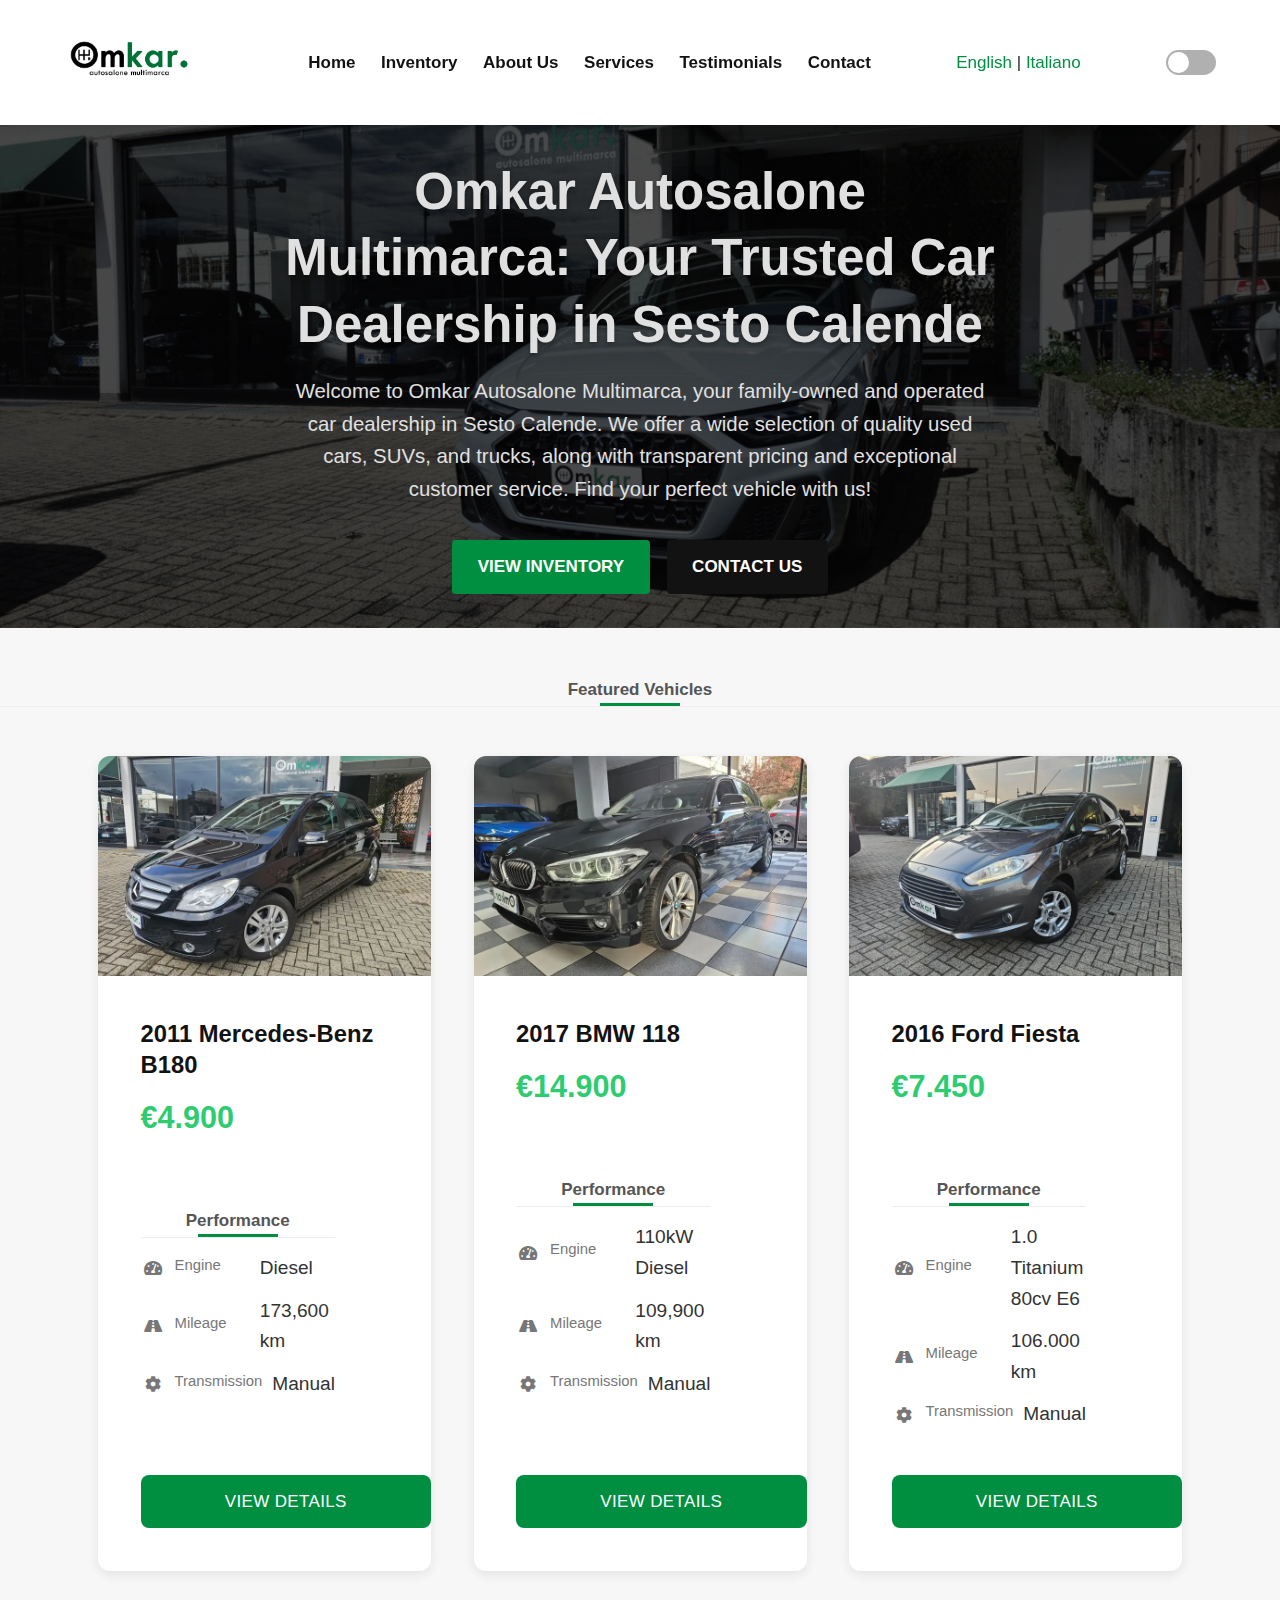
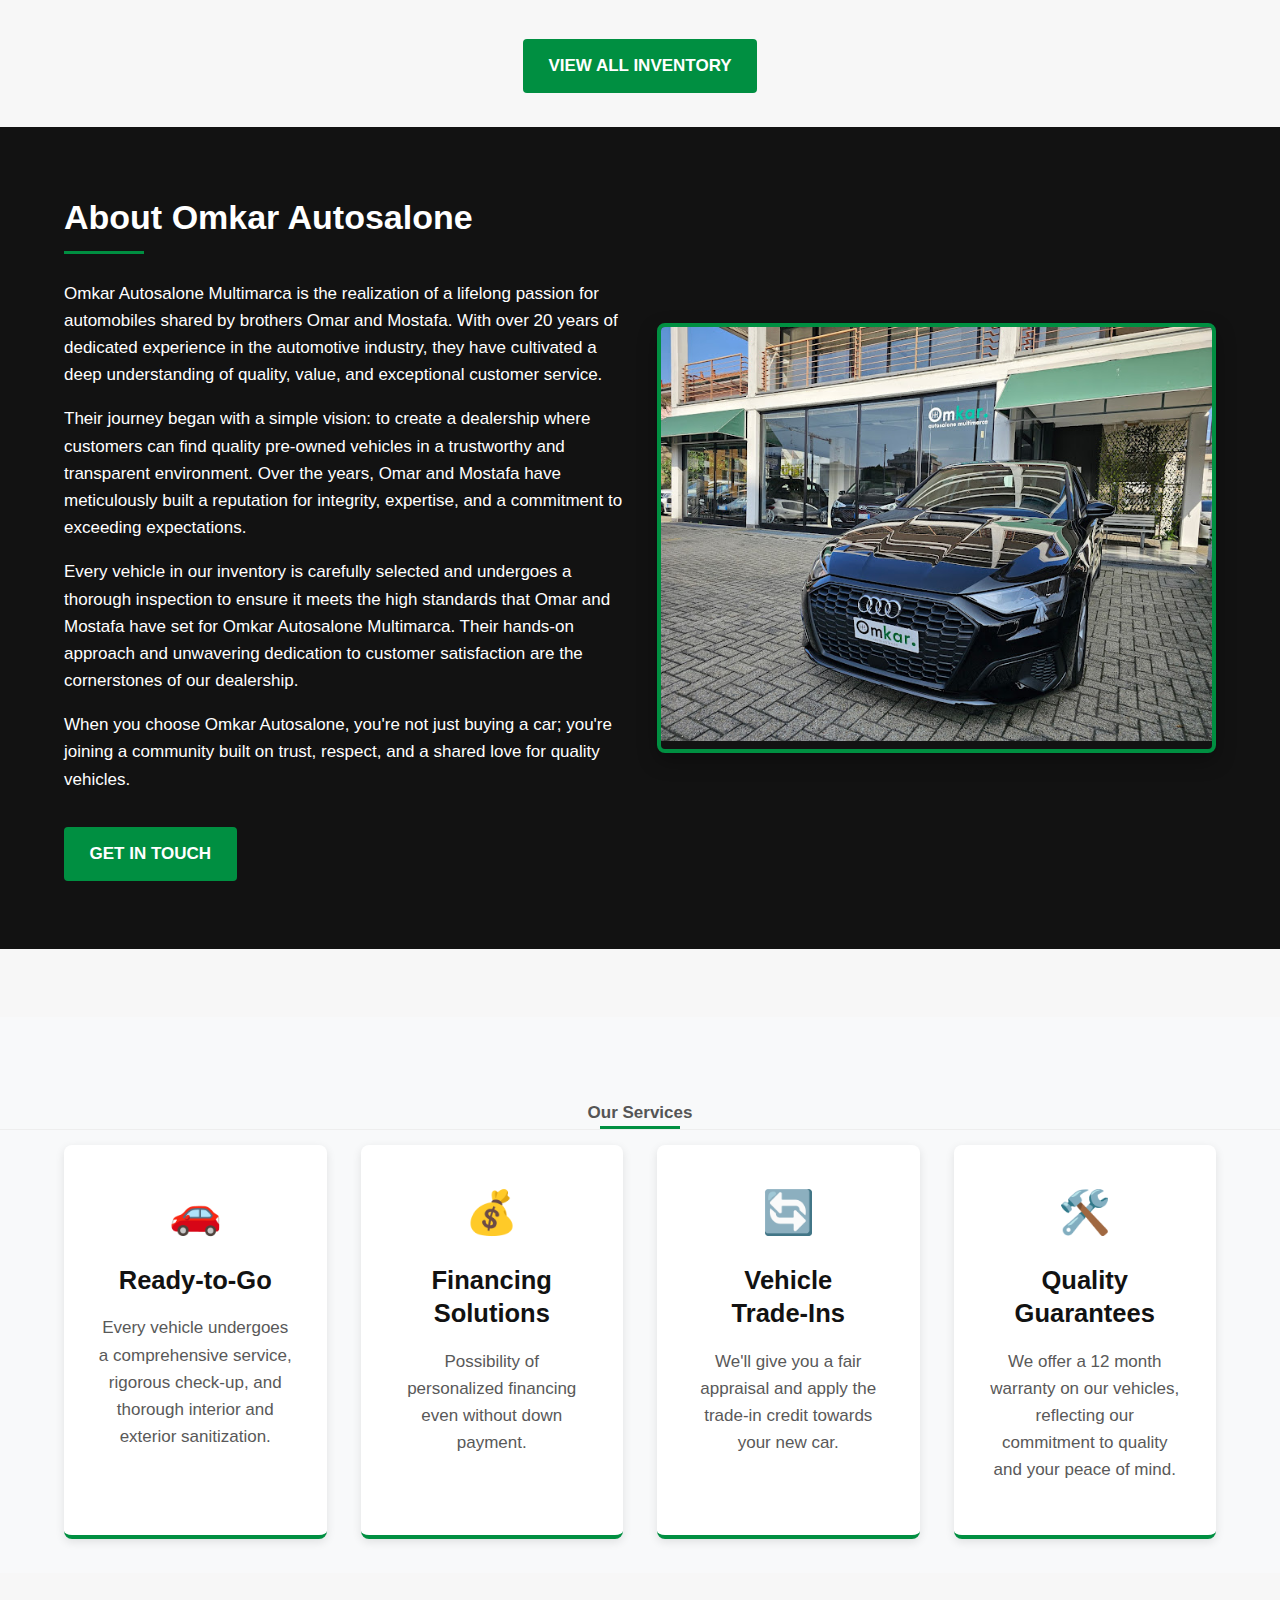
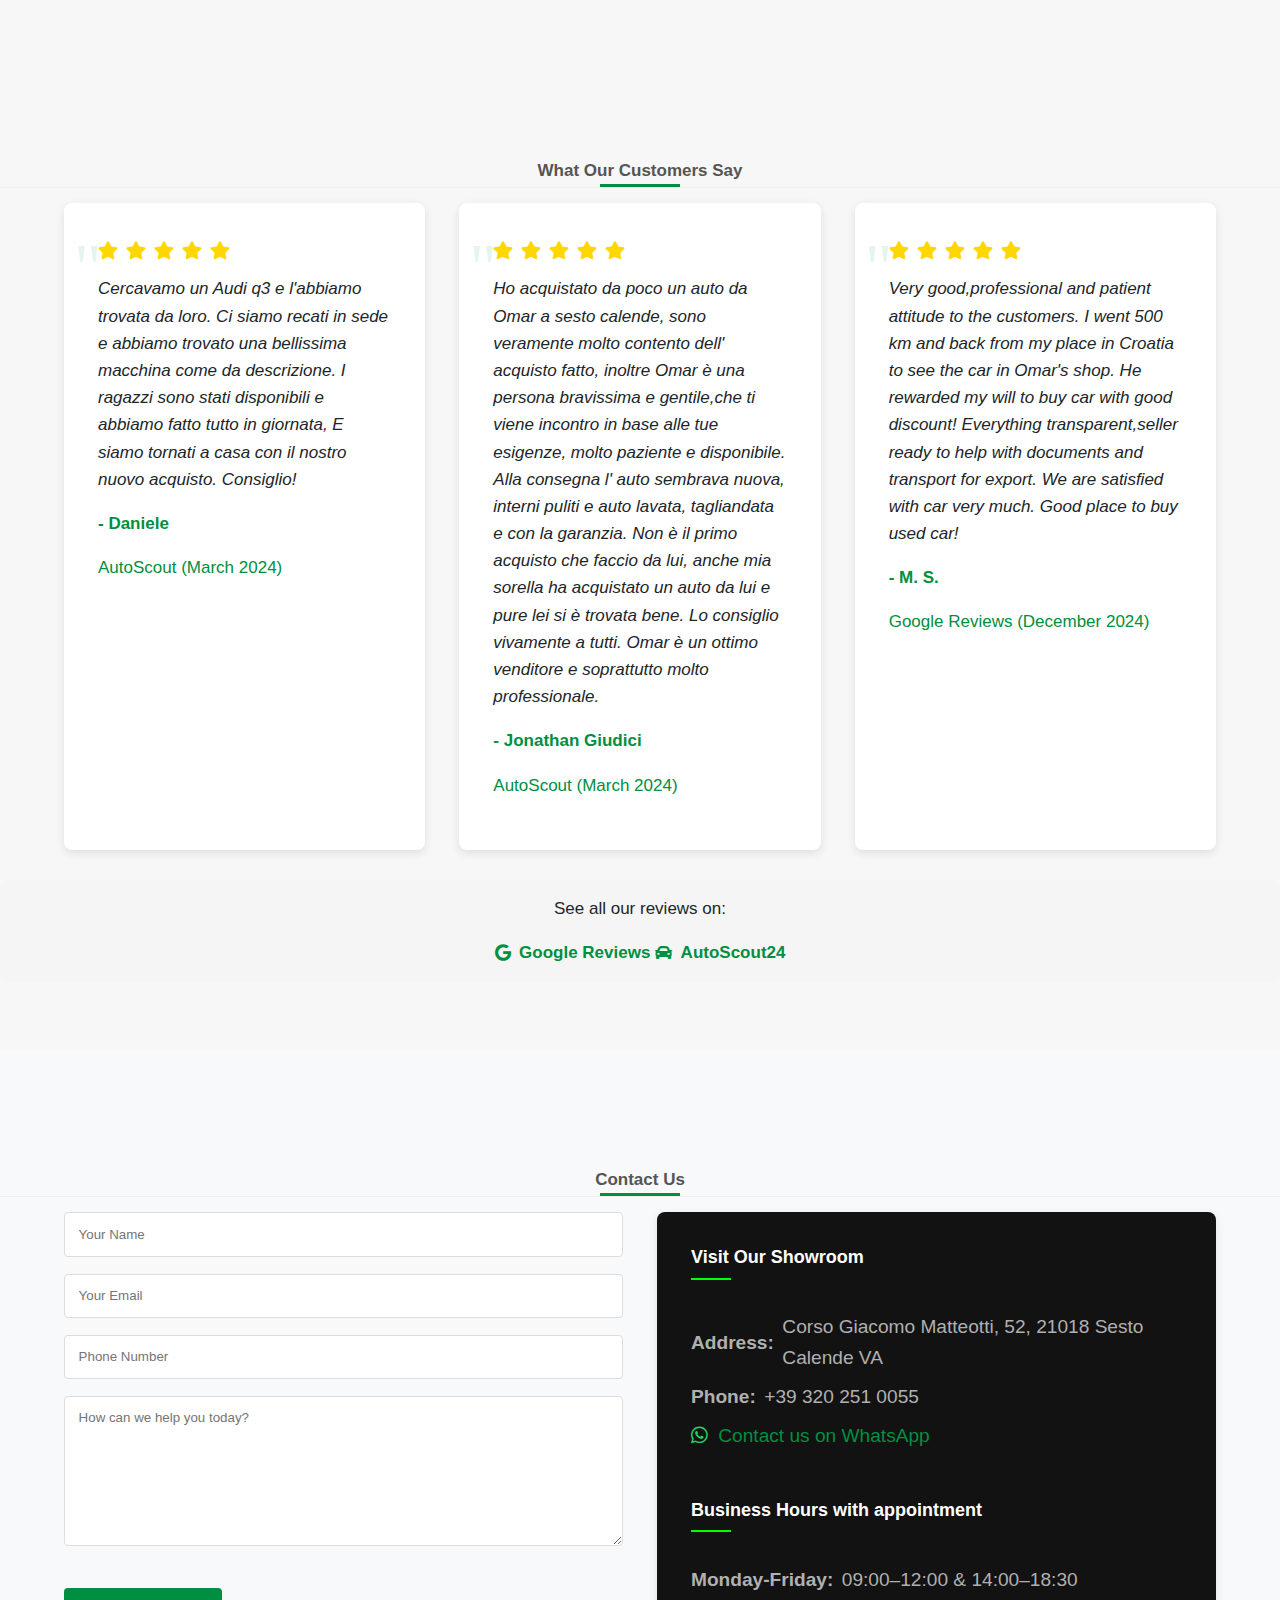
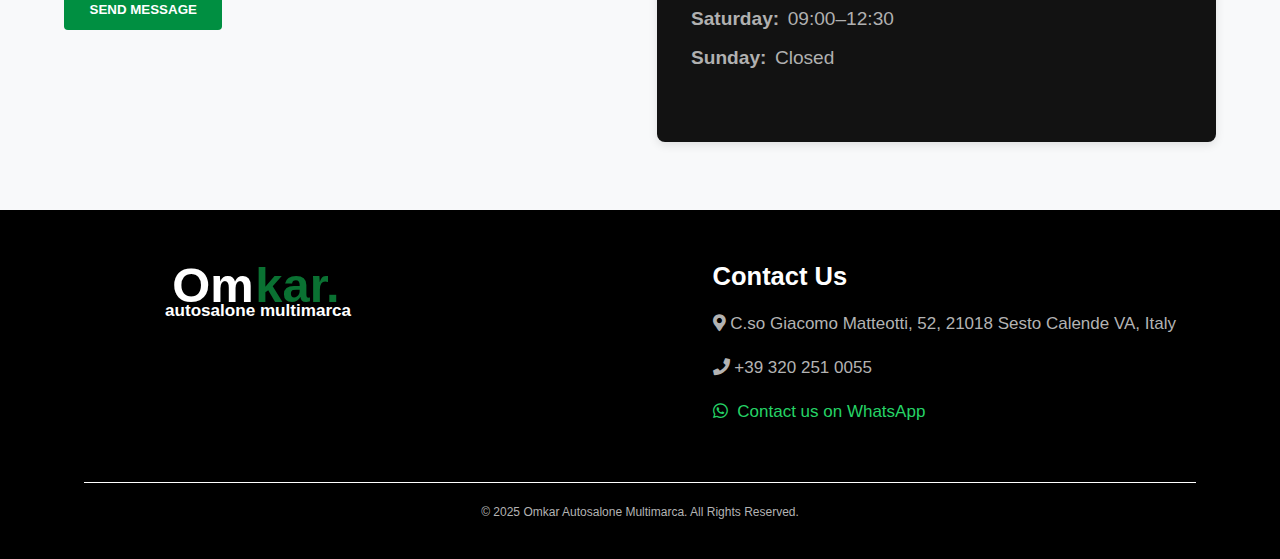
<file: index.html>
<!DOCTYPE html>
<html lang="en">
    <head>
        <meta charset="UTF-8">
        <meta name="viewport" content="width=device-width, initial-scale=1.0">
        <title>Omkar Autosalone Multimarca | Used Cars Sesto Calende</title>
        <meta name="description" content="Omkar Autosalone Multimarca: Your trusted family-owned car dealership in Sesto Calende. Find quality used cars, transparent pricing, and exceptional service.">
        <meta name="keywords" content="used cars, car dealership, Sesto Calende, Varese, pre-owned vehicles, Omkar Autosalone">
        <link rel="stylesheet" href="styles.css">
        <link rel="stylesheet" href="https://cdnjs.cloudflare.com/ajax/libs/font-awesome/5.15.4/css/all.min.css">
        <script src="cars.js" defer></script>
        <link rel="apple-touch-icon" sizes="180x180" href="images/apple-touch-icon.png">
        <link rel="icon" type="image/png" sizes="32x32" href="images/favicon-32x32.png">
        <link rel="icon" type="image/png" sizes="16x16" href="images/favicon-16x16.png">
        <link rel="manifest" href="/site.webmanifest">
    </head>
<body>
    <header>
        <div class="container navbar">
            
            <div>
                <a href="index.html">
                    <img id="logo-img" src="omkar logo.jpg" alt="Omkar Logo" height="150" >
                </a>
            </div>
            <button class="mobile-menu-toggle">
                ☰
            </button>
            <div class="theme-toggle">
                <input type="checkbox" id="theme-switch">
                <label for="theme-switch"></label>
            </div>
            <nav>
                
                <ul>
                    <li><a href="index.html">Home</a></li>
                    <li><a href="inventory.html">Inventory</a></li>
                    <li><a href="#about">About Us</a></li>
                    <li><a href="#services">Services</a></li>
                    <li><a href="#testimonials">Testimonials</a></li>
                    <li><a href="#contact">Contact</a></li>
                </ul>
            </nav>
            <div class="language-selector">
                <a href="index.html">English</a> | <a href="index-it.html">Italiano</a>
              </div>

        
    </header>

    <section class="hero">
        <div class="hero-content">
            <h1>Omkar Autosalone Multimarca: Your Trusted Car Dealership in Sesto Calende </h1>
            <p>Welcome to Omkar Autosalone Multimarca, your family-owned and operated car dealership in Sesto Calende. We offer a wide selection of quality used cars, SUVs, and trucks, along with transparent pricing and exceptional customer service. Find your perfect vehicle with us!</p>
            <div style="display: flex; gap: 1rem; justify-content: center;">
                <a href="inventory.html" class="btn btn-primary">View Inventory</a>
                <a href="#contact" class="btn btn-secondary">Contact Us</a>
            </div>
        </div>
    </section>

    <section id="inventory" >
        <h2 class="section-title">Featured Vehicles</h2>
        
        <div class="container featured-cars" id="carListings">
        </div>
        <div style="text-align: center; margin: 2rem 0;">
            <a href="inventory.html" class="btn">View All Inventory</a>
        </div>
    </section>

    <section id="about" class="about">
        <div class="container about-content">
            <div class="about-text">
                <h2>About Omkar Autosalone</h2>
                <p>
                    Omkar Autosalone Multimarca is the realization of a lifelong passion for automobiles shared by brothers Omar and Mostafa. With over 20 years of dedicated experience in the automotive industry, they have cultivated a deep understanding of quality, value, and exceptional customer service.
                </p>
                <p>
                    Their journey began with a simple vision: to create a dealership where customers can find quality pre-owned vehicles in a trustworthy and transparent environment. Over the years, Omar and Mostafa have meticulously built a reputation for integrity, expertise, and a commitment to exceeding expectations.
                </p>
                <p>
                    Every vehicle in our inventory is carefully selected and undergoes a thorough inspection to ensure it meets the high standards that Omar and Mostafa have set for Omkar Autosalone Multimarca. Their hands-on approach and unwavering dedication to customer satisfaction are the cornerstones of our dealership.
                </p>
                <p>
                    When you choose Omkar Autosalone, you're not just buying a car; you're joining a community built on trust, respect, and a shared love for quality vehicles.
                </p>
                <a href="#contact" class="btn" style="margin-top: 1rem;">Get in Touch</a>
            </div>
            <div class="about-image">
                <img src="images/dealership_front.png" alt="Dealership" style="width: 100%; height: 100%; object-fit: cover;">
            </div>
        </div>
    </section>

    <section id="services" class="services">
        <h2 class="section-title">Our Services</h2>
        <div class="container services-grid">
            <div class="service-card">
                <div class="service-icon">🚗</div>
                <h3>Ready-to-Go</h3>
                <p>Every vehicle undergoes a comprehensive service, rigorous check-up, and thorough interior and exterior sanitization.</p>            </div>
            
            <div class="service-card">
                <div class="service-icon">💰</div>
                <h3>Financing Solutions</h3>
                <p>Possibility of personalized financing even without down payment.</p>   
                     </div>
            
            <div class="service-card">
                <div class="service-icon">🔄</div>
                <h3>Vehicle<br> Trade-Ins</h3>
                <p>We'll give you a fair appraisal and apply the trade-in credit towards your new car.</p>     
                   </div>
            
            <div class="service-card">
                <div class="service-icon">🛠️</div>
                <h3>Quality Guarantees</h3>
    <p>We offer a 12 month warranty on our vehicles, reflecting our commitment to quality and your peace of mind.</p>
</div>
        </div>
    </section>

    <section id="testimonials" class="testimonials">
        <h2 class="section-title">What Our Customers Say</h2>
        <div class="container testimonial-grid">
            <div class="testimonial-card">
                <div class="rating">
                    <i class="fas fa-star"></i>
                    <i class="fas fa-star"></i>
                    <i class="fas fa-star"></i>
                    <i class="fas fa-star"></i>
                    <i class="fas fa-star"></i>
                </div>
                <p class="testimonial-text">
                    Cercavamo un Audi q3 e l'abbiamo trovata da loro. Ci siamo recati in sede e abbiamo trovato una bellissima macchina come da descrizione. I ragazzi sono stati disponibili e abbiamo fatto tutto in giornata, E siamo tornati a casa con il nostro nuovo acquisto. Consiglio!
                </p>
                <div class="testimonial-footer">
                    <p class="testimonial-author">- Daniele</p>
                    <p class="testimonial-source">
                        <a href="https://www.autoscout24.it/concessionari/omkar-di-itani-omar/recensioni" target="_blank">AutoScout (March 2024)</a>
                    </p>
                </div>
            </div>
            
            <div class="testimonial-card">
                <div class="rating">
                    <i class="fas fa-star"></i>
                    <i class="fas fa-star"></i>
                    <i class="fas fa-star"></i>
                    <i class="fas fa-star"></i>
                    <i class="fas fa-star"></i>
                </div>
                <p class="testimonial-text">
                    Ho acquistato da poco un auto da Omar a sesto calende, sono veramente molto contento dell' acquisto fatto, inoltre Omar è una persona bravissima e gentile,che ti viene incontro in base alle tue esigenze, molto paziente e disponibile. Alla consegna l' auto sembrava nuova, interni puliti e auto lavata, tagliandata e con la garanzia. Non è il primo acquisto che faccio da lui, anche mia sorella ha acquistato un auto da lui e pure lei si è trovata bene. Lo consiglio vivamente a tutti. Omar è un ottimo venditore e soprattutto molto professionale.
                </p>
                <div class="testimonial-footer">
                    <p class="testimonial-author">- Jonathan Giudici</p>
                    <p class="testimonial-source">
                        <a href="https://www.autoscout24.it/concessionari/omkar-di-itani-omar/recensioni" target="_blank">AutoScout (March 2024)</a>
                    </p>
                </div>
            </div>
            
            <div class="testimonial-card">
                <div class="rating">
                    <i class="fas fa-star"></i>
                    <i class="fas fa-star"></i>
                    <i class="fas fa-star"></i>
                    <i class="fas fa-star"></i>
                    <i class="fas fa-star"></i>
                </div>
                <p class="testimonial-text">
                    Very good,professional and patient attitude to the customers. I went 500 km and back from my place in Croatia to see the car in Omar's shop. He rewarded my will to buy car with good discount! Everything transparent,seller ready to help with documents and transport for export. We are satisfied with car very much. Good place to buy used car!
                </p>
                <div class="testimonial-footer">
                    <p class="testimonial-author">- M. S.</p>
                    <p class="testimonial-source">
                        <a href="https://www.google.com/search?sa=X&sca_esv=a580a06c1c5e8a8f&rlz=1C1CHBF_enFR1128FR1128&hl=en-FR&biw=1920&bih=953&tbm=lcl&sxsrf=AHTn8zqT0Qgzf-0Pq8oXSqzzfLk1rTe4Sg:1741986392481&q=autosalone%20omkar%20reviews&rflfq=1&num=20&stick=H4sIAAAAAAAAAONgkxIxNDY3NDYyM7A0MjcwNjcGIgvjDYyMrxglEktL8osTc_LzUhXyc7MTixSKUssyU8uLF7HilAIAgBlmCFEAAAA&rldimm=13713260927037337383&ved=0CA0Q5foLahcKEwiwysiBvYqMAxUAAAAAHQAAAAAQBQ#lkt=LocalPoiReviews&arid=ChdDSUhNMG9nS0VJQ0FnSURYbGRDVzZRRRAB" target="_blank">Google Reviews (December 2024)</a>
                    </p>
                </div>
            </div>
            
        </div>
        <div class="view-all-reviews">
            <p>See all our reviews on:</p>
            <div class="review-links">
                <a href="https://www.google.com/search?sa=X&sca_esv=a580a06c1c5e8a8f&rlz=1C1CHBF_enFR1128FR1128&hl=en-FR&biw=1920&bih=953&tbm=lcl&sxsrf=AHTn8zqT0Qgzf-0Pq8oXSqzzfLk1rTe4Sg:1741986392481&q=autosalone%20omkar%20reviews&rflfq=1&num=20&stick=H4sIAAAAAAAAAONgkxIxNDY3NDYyM7A0MjcwNjcGIgvjDYyMrxglEktL8osTc_LzUhXyc7MTixSKUssyU8uLF7HilAIAgBlmCFEAAAA&rldimm=13713260927037337383&ved=0CA0Q5foLahcKEwiwysiBvYqMAxUAAAAAHQAAAAAQBQ#lkt=LocalPoiReviews&arid=ChdDSUhNMG9nS0VJQ0FnSURYbGRDVzZRRRAB" target="_blank" class="review-platform">
                    <i class="fab fa-google"></i> Google Reviews
                </a>
                <a href="https://www.autoscout24.it/concessionari/omkar-di-itani-omar/recensioni" target="_blank" class="review-platform">
                    <i class="fas fa-car"></i> AutoScout24
                </a>
            </div>
        </div>
    </section>

    <section id="contact" class="contact">
        <h2 class="section-title">Contact Us</h2>
        <div class="container contact-grid">
            <div class="contact-form">
                <form action="https://formspree.io/f/mgvavebb" method="POST">
                    <input type="text" name="name" placeholder="Your Name" required>
                    <input type="email" name="email" placeholder="Your Email" required>
                    <input type="tel" name="phone" placeholder="Phone Number">
                    <textarea name="message" placeholder="How can we help you today?"></textarea>
                    <button type="submit" class="btn">Send Message</button>
                </form>
            </div>
            <div class="contact-info">
                <h3>Visit Our Showroom</h3>
                <div class="contact-details">
                    <p><strong>Address:</strong> Corso Giacomo Matteotti, 52, 21018 Sesto Calende VA</p>
                    <p><strong>Phone:</strong> +39 320 251 0055</p>
<p>
    <a href="https://wa.me/393202510055" target="_blank" rel="noopener noreferrer">
        <i class="fab fa-whatsapp" style="color: #25D366; margin-right: 5px;"></i>
        Contact us on WhatsApp
    </a>
</p>
                </div>
                <h3>Business Hours with appointment</h3>
<div class="contact-details">
    <p><strong>Monday-Friday:</strong> 09:00–12:00 & 14:00–18:30</p>
    <p><strong>Saturday:</strong> 09:00–12:30</p>
    <p><strong>Sunday:</strong> Closed</p>
</div>
            </div>
        </div>
    </section>
    <footer>
    <div class="container">
        <div class="footer-content">
            <div class="footer-section footer-brand">
                <svg width="250" viewBox="0 0 1024 300" xmlns="http://www.w3.org/2000/svg">
                    <text x="280" y="170" font-family="Arial" font-weight="bold" font-size="200" fill="#ffffff">Om</text>
                    <text x="620" y="170" font-family="Arial" font-weight="bold" font-size="200" fill="#0a7132">kar.</text>
                    <text x="250" y="230" font-family="Arial" font-weight="bold" font-size="70" fill="#ffffff">autosalone multimarca</text>
                </svg>
            </div>
            <div class="footer-section footer-contact">
                <h3>Contact Us</h3>
                <p><i class="fas fa-map-marker-alt"></i> C.so Giacomo Matteotti, 52, 21018 Sesto Calende VA, Italy</p>
                <p><i class="fas fa-phone"></i> +39 320 251 0055</p>
                <p>
                    <a href="https://wa.me/393202510055" target="_blank" rel="noopener noreferrer">
                        <i class="fab fa-whatsapp" style="color: #25D366; margin-right: 5px;"></i>
                        Contact us on WhatsApp
                    </a>
                </p>
            </div>
        </div>
        <div class="footer-bottom">
            <p>&copy; 2025 Omkar Autosalone Multimarca. All Rights Reserved.</p>
        </div>
    </div>
</footer>
<script src="theme-toggle.js"></script>
<script src="script.js"></script>
</body>
</html>
</body>
</html>
</file>
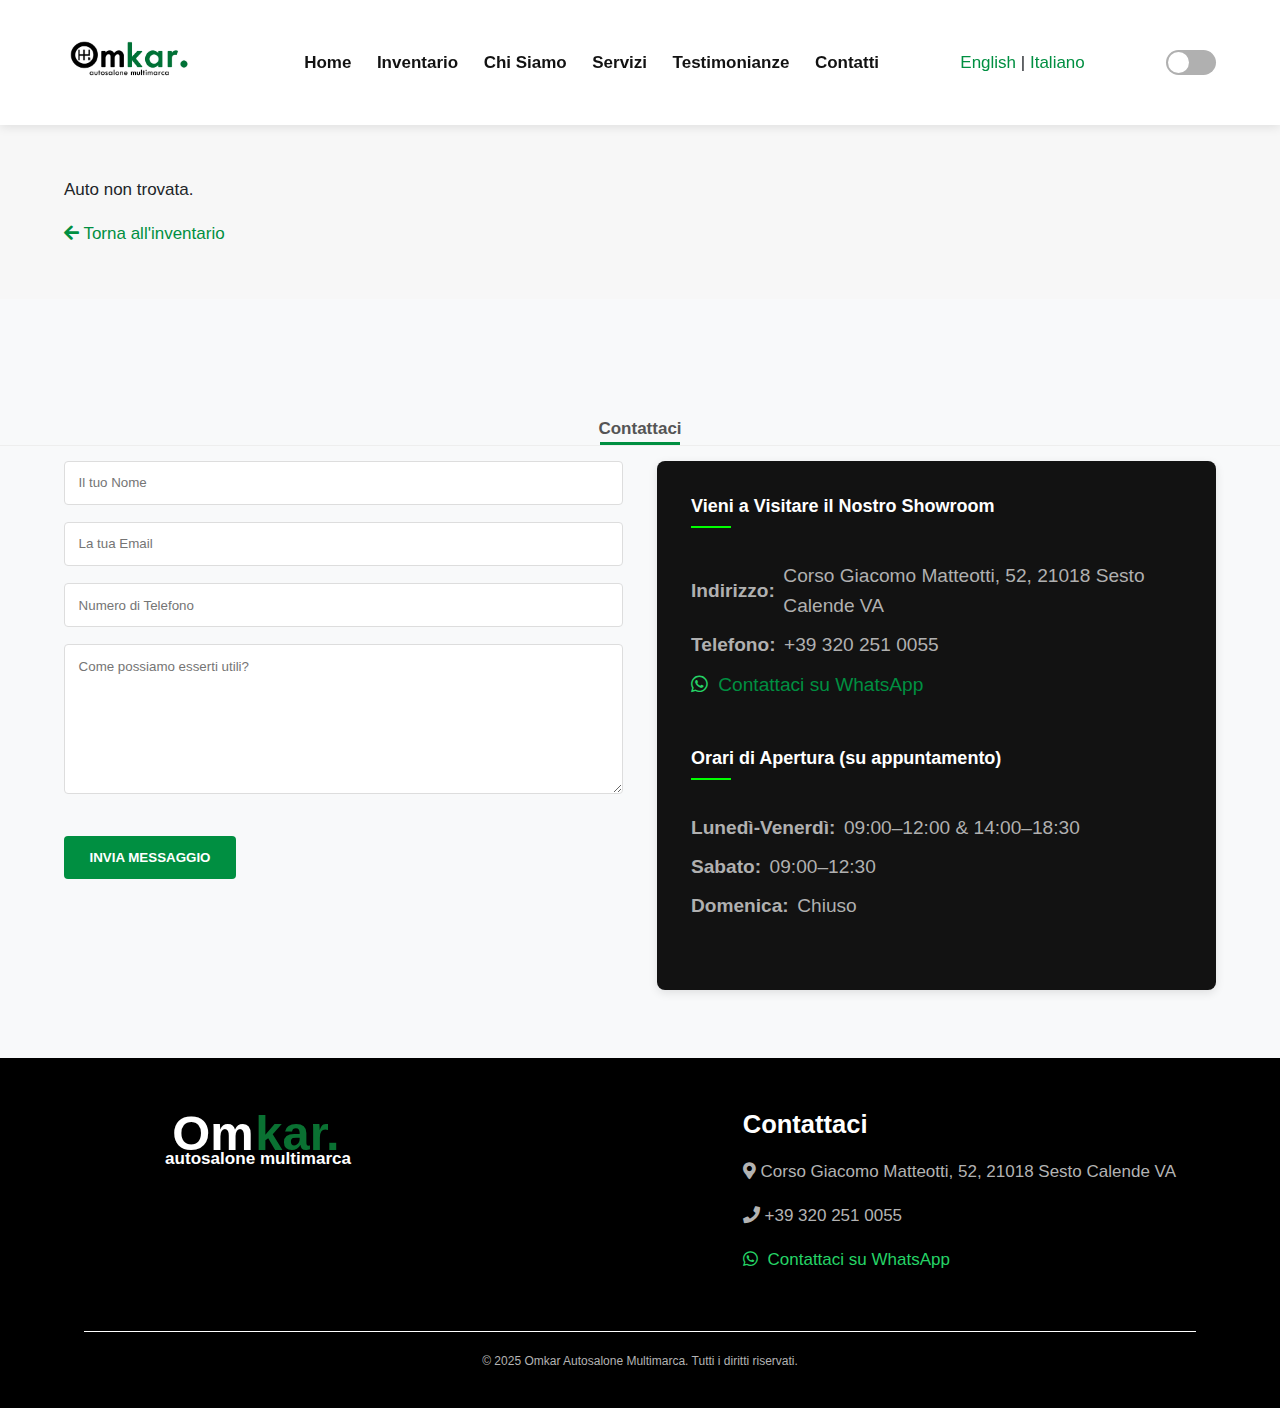
<file: car-details-it.html>
<!DOCTYPE html>
<html lang="it">

<head>
    <meta charset="UTF-8">
    <meta name="viewport" content="width=device-width, initial-scale=1.0">
    <title>Dettagli Auto | Omkar Autosalone</title>
    <meta name="description" content="Visualizza le informazioni dettagliate sulle nostre auto usate presso Omkar Autosalone Multimarca. Guarda foto, specifiche e altro.">
    <meta name="keywords" content="dettagli auto, specifiche auto usate, Omkar Autosalone, Sesto Calende, Varese">
    <link rel="stylesheet" href="styles.css">
    <link rel="stylesheet" href="https://cdnjs.cloudflare.com/ajax/libs/font-awesome/5.15.4/css/all.min.css">
    <link rel="apple-touch-icon" sizes="180x180" href="images/apple-touch-icon.png">
    <link rel="icon" type="image/png" sizes="32x32" href="images/favicon-32x32.png">
    <link rel="icon" type="image/png" sizes="16x16" href="images/favicon-16x16.png">
    <link rel="manifest" href="/site.webmanifest">
</head>

<body>
    <header>
        <div class="container navbar">
            <div>
                <a href="index.html">
                    <img id="logo-img" src="omkar logo.jpg" alt="Omkar Logo" height="150" >
                </a>
            </div>
            <button class="mobile-menu-toggle">
                ☰
            </button>

            <nav>
                <ul>
                    <li><a href="index-it.html">Home</a></li>
                    <li><a href="inventory-it.html">Inventario</a></li>
                    <li><a href="index-it.html#about">Chi Siamo</a></li>
                    <li><a href="index-it.html#services">Servizi</a></li>
                    <li><a href="index-it.html#testimonials">Testimonianze</a></li>
                    <li><a href="index-it.html#contact">Contatti</a></li>
                </ul>
            </nav>
            <div class="language-selector">
                <a href="index.html">English</a> | <a href="index-it.html">Italiano</a>
            </div>
            <div class="theme-toggle">
                <input type="checkbox" id="theme-switch">
                <label for="theme-switch"></label>
            </div>
        
        </div>
    </header>
    <div class="container car-details-container">
        <div id="carDetailsContainer">
        </div>

        <a href="inventory-it.html" class="back-button"><i class="fas fa-arrow-left"></i> Torna all'inventario</a>
    </div>
    <section id="contact" class="contact">
        <h2 class="section-title">Contattaci</h2>
        <div class="container contact-grid">
            <div class="contact-form">
                <form action="https://formspree.io/f/mgvavebb" method="POST">
                    <input type="text" name="name" placeholder="Il tuo Nome" required>
                    <input type="email" name="email" placeholder="La tua Email" required>
                    <input type="tel" name="phone" placeholder="Numero di Telefono">
                    <textarea name="message" placeholder="Come possiamo esserti utili?"></textarea>
                    <button type="submit" class="btn">Invia Messaggio</button>
                </form>
            </div>
            <div class="contact-info">
                <h3>Vieni a Visitare il Nostro Showroom</h3>
                <div class="contact-details">
                    <p><strong>Indirizzo:</strong> Corso Giacomo Matteotti, 52, 21018 Sesto Calende VA</p>
                    <p><strong>Telefono:</strong> +39 320 251 0055</p>
                    <p>
                        <a href="https://wa.me/393202510055" target="_blank" rel="noopener noreferrer">
                            <i class="fab fa-whatsapp" style="color: #25D366; margin-right: 5px;"></i>
                            Contattaci su WhatsApp
                        </a>
                    </p>
                </div>
                <h3>Orari di Apertura (su appuntamento)</h3>
                <div class="contact-details">
                    <p><strong>Lunedì-Venerdì:</strong> 09:00–12:00 & 14:00–18:30</p>
                    <p><strong>Sabato:</strong> 09:00–12:30</p>
                    <p><strong>Domenica:</strong> Chiuso</p>
                </div>
            </div>
        </div>
    </section>

    <footer>
        <div class="container">
            <div class="footer-content">
                <div class="footer-section footer-brand">
                    <svg width="250" viewBox="0 0 1024 300" xmlns="http://www.w3.org/2000/svg">
                        <text x="280" y="170" font-family="Arial" font-weight="bold" font-size="200" fill="#ffffff">Om</text>
                        <text x="620" y="170" font-family="Arial" font-weight="bold" font-size="200" fill="#0a7132">kar.</text>
                        <text x="250" y="230" font-family="Arial" font-weight="bold" font-size="70" fill="#ffffff">autosalone multimarca</text>
                    </svg>
                </div>
                <div class="footer-section footer-contact">
                    <h3>Contattaci</h3>
                    <p><i class="fas fa-map-marker-alt"></i> Corso Giacomo Matteotti, 52, 21018 Sesto Calende VA</p>
                    <p><i class="fas fa-phone"></i> +39 320 251 0055</p>
                    <p>
                        <a href="https://wa.me/393202510055" target="_blank" rel="noopener noreferrer">
                            <i class="fab fa-whatsapp" style="color: #25D366; margin-right: 5px;"></i>
                            Contattaci su WhatsApp
                        </a>
                    </p>
                </div>
            </div>
            <div class="footer-bottom">
                <p>&copy; 2025 Omkar Autosalone Multimarca. Tutti i diritti riservati.</p>
            </div>
        </div>
    </footer>
    <script src="car-details-it.js"></script>
    <script src="theme-toggle.js"></script>
    <script src="script.js"></script>


</body>

</html>
</file>
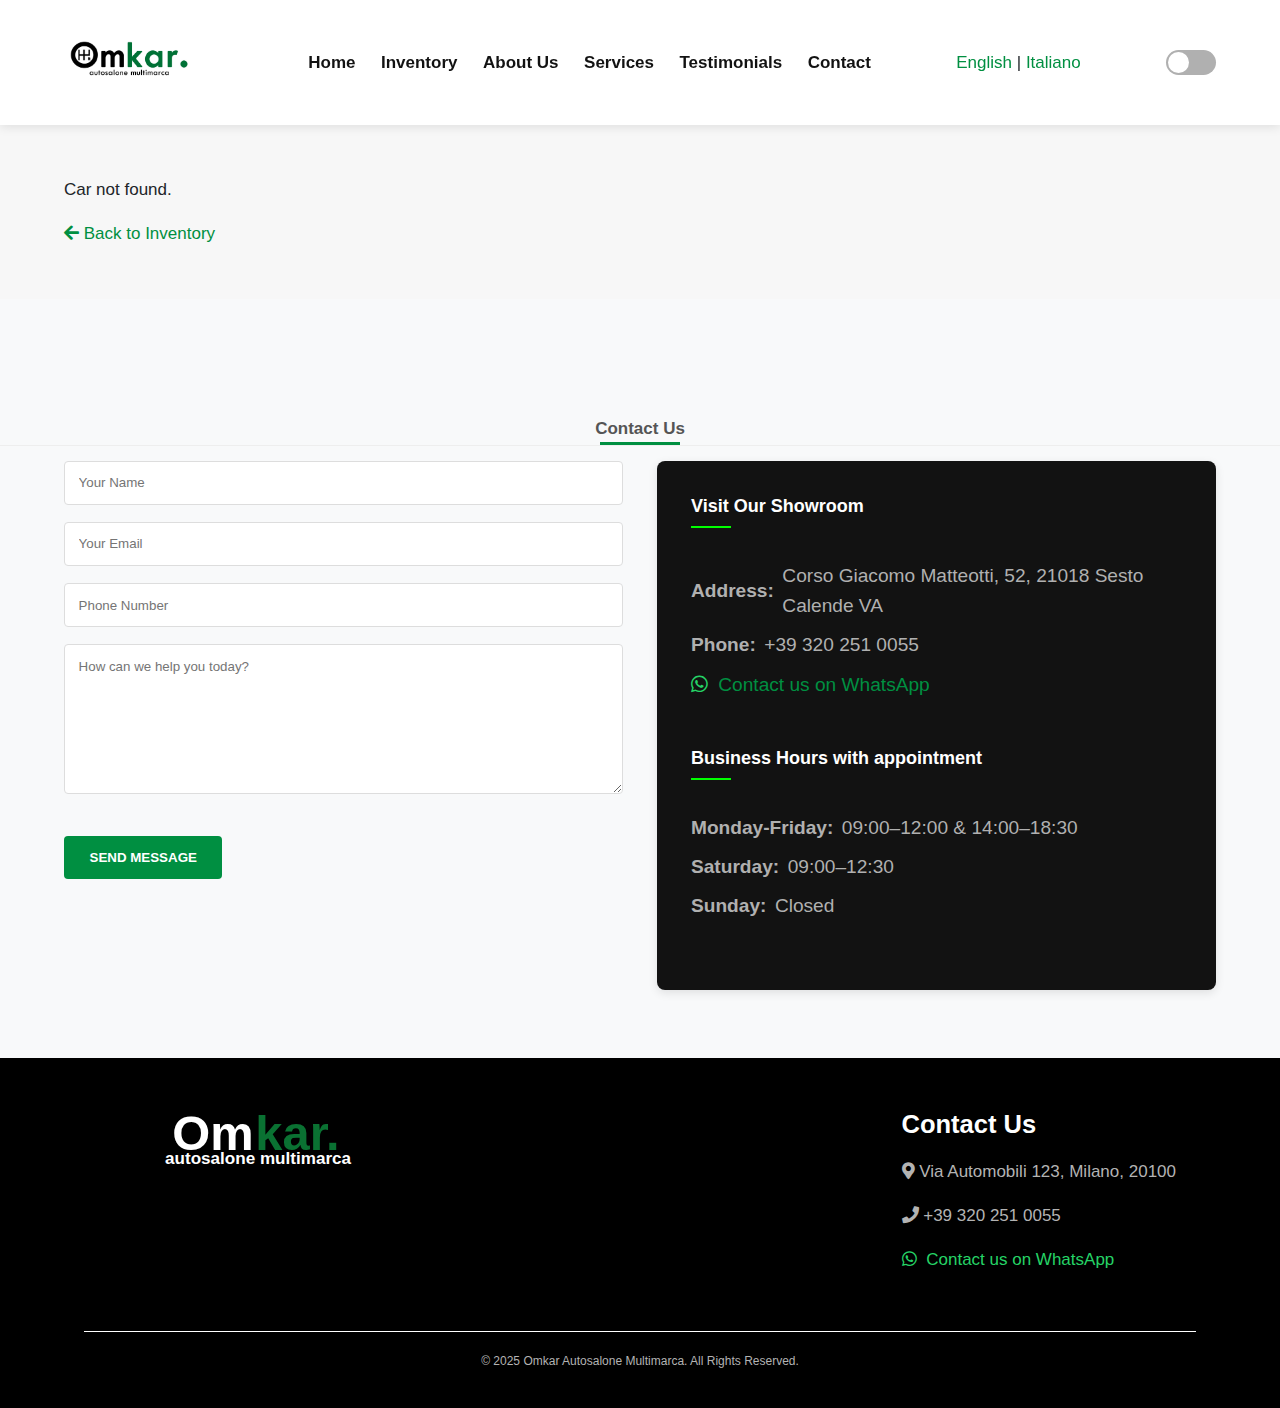
<file: car-details.html>
<!DOCTYPE html>
<html lang="en">
    <head>
        <meta charset="UTF-8">
        <meta name="viewport" content="width=device-width, initial-scale=1.0">
        <title>Car Details | Omkar Autosalone</title>
        <meta name="description" content="View detailed information about our used cars at Omkar Autosalone Multimarca. See photos, specs, and more.">
        <meta name="keywords" content="car details, used car specs, Omkar Autosalone, Sesto Calende, Varese">
        <link rel="stylesheet" href="styles.css">
        <link rel="stylesheet" href="https://cdnjs.cloudflare.com/ajax/libs/font-awesome/5.15.4/css/all.min.css">
        <link rel="apple-touch-icon" sizes="180x180" href="images/apple-touch-icon.png">
        <link rel="icon" type="image/png" sizes="32x32" href="images/favicon-32x32.png">
        <link rel="icon" type="image/png" sizes="16x16" href="images/favicon-16x16.png">
        <link rel="manifest" href="/site.webmanifest">
    </head>
<body>
    <header>
        <div class="container navbar">
            <div>
                <a href="index.html">
                    <img id="logo-img" src="omkar logo.jpg" alt="Omkar Logo" height="150" >
                </a>
            </div>
            <button class="mobile-menu-toggle">
                ☰
            </button>
            <nav>
                <ul>
                    <li><a href="index.html">Home</a></li>
                    <li><a href="inventory.html">Inventory</a></li>
                    <li><a href="index.html#about">About Us</a></li>
                    <li><a href="index.html#services">Services</a></li>
                    <li><a href="index.html#testimonials">Testimonials</a></li>
                    <li><a href="index.html#contact">Contact</a></li>
                </ul>
            </nav>
            <div class="language-selector">
                <a href="index.html">English</a> | <a href="index-it.html">Italiano</a>
              </div>
              <div class="theme-toggle">
                <input type="checkbox" id="theme-switch">
                <label for="theme-switch"></label>
            </div>
        </div>
    </header>
    <div class="container car-details-container">
        <div id="carDetailsContainer">
        </div>
        
        <a href="inventory.html" class="back-button"><i class="fas fa-arrow-left"></i> Back to Inventory</a>
    </div>
    <section id="contact" class="contact">
        <h2 class="section-title">Contact Us</h2>
        <div class="container contact-grid">
            <div class="contact-form">
                <form action="https://formspree.io/f/mgvavebb" method="POST">
                    <input type="text" name="name" placeholder="Your Name" required>
                    <input type="email" name="email" placeholder="Your Email" required>
                    <input type="tel" name="phone" placeholder="Phone Number">
                    <textarea name="message" placeholder="How can we help you today?"></textarea>
                    <button type="submit" class="btn">Send Message</button>
                </form>
            </div>
            <div class="contact-info">
                <h3>Visit Our Showroom</h3>
                <div class="contact-details">
                    <p><strong>Address:</strong> Corso Giacomo Matteotti, 52, 21018 Sesto Calende VA</p>
                    <p><strong>Phone:</strong> +39 320 251 0055</p>
<p>
    <a href="https://wa.me/393202510055" target="_blank" rel="noopener noreferrer">
        <i class="fab fa-whatsapp" style="color: #25D366; margin-right: 5px;"></i>
        Contact us on WhatsApp
    </a>
</p>
                </div>
                <h3>Business Hours with appointment</h3>
<div class="contact-details">
    <p><strong>Monday-Friday:</strong> 09:00–12:00 & 14:00–18:30</p>
    <p><strong>Saturday:</strong> 09:00–12:30</p>
    <p><strong>Sunday:</strong> Closed</p>
</div>
            </div>
        </div>
    </section>
    
    <footer>
        <div class="container">
            <div class="footer-content">
                <div class="footer-section footer-brand">
                    <svg width="250" viewBox="0 0 1024 300" xmlns="http://www.w3.org/2000/svg">
                        <text x="280" y="170" font-family="Arial" font-weight="bold" font-size="200" fill="#ffffff">Om</text>
                        <text x="620" y="170" font-family="Arial" font-weight="bold" font-size="200" fill="#0a7132">kar.</text>
                        <text x="250" y="230" font-family="Arial" font-weight="bold" font-size="70" fill="#ffffff">autosalone multimarca</text>
                    </svg>
                </div>
                <div class="footer-section footer-contact">
                    <h3>Contact Us</h3>
                    <p><i class="fas fa-map-marker-alt"></i> Via Automobili 123, Milano, 20100</p>
                    <p><i class="fas fa-phone"></i> +39 320 251 0055</p>
<p>
    <a href="https://wa.me/393202510055" target="_blank" rel="noopener noreferrer">
        <i class="fab fa-whatsapp" style="color: #25D366; margin-right: 5px;"></i>
        Contact us on WhatsApp
    </a>
</p>
                </div>
            </div>
            <div class="footer-bottom">
                <p>&copy; 2025 Omkar Autosalone Multimarca. All Rights Reserved.</p>
            </div>
        </div>
    </footer>
    <script src="car-details.js"></script>
    <script src="theme-toggle.js"></script>
    <script src="script.js"></script>


</body>
</html>
</file>
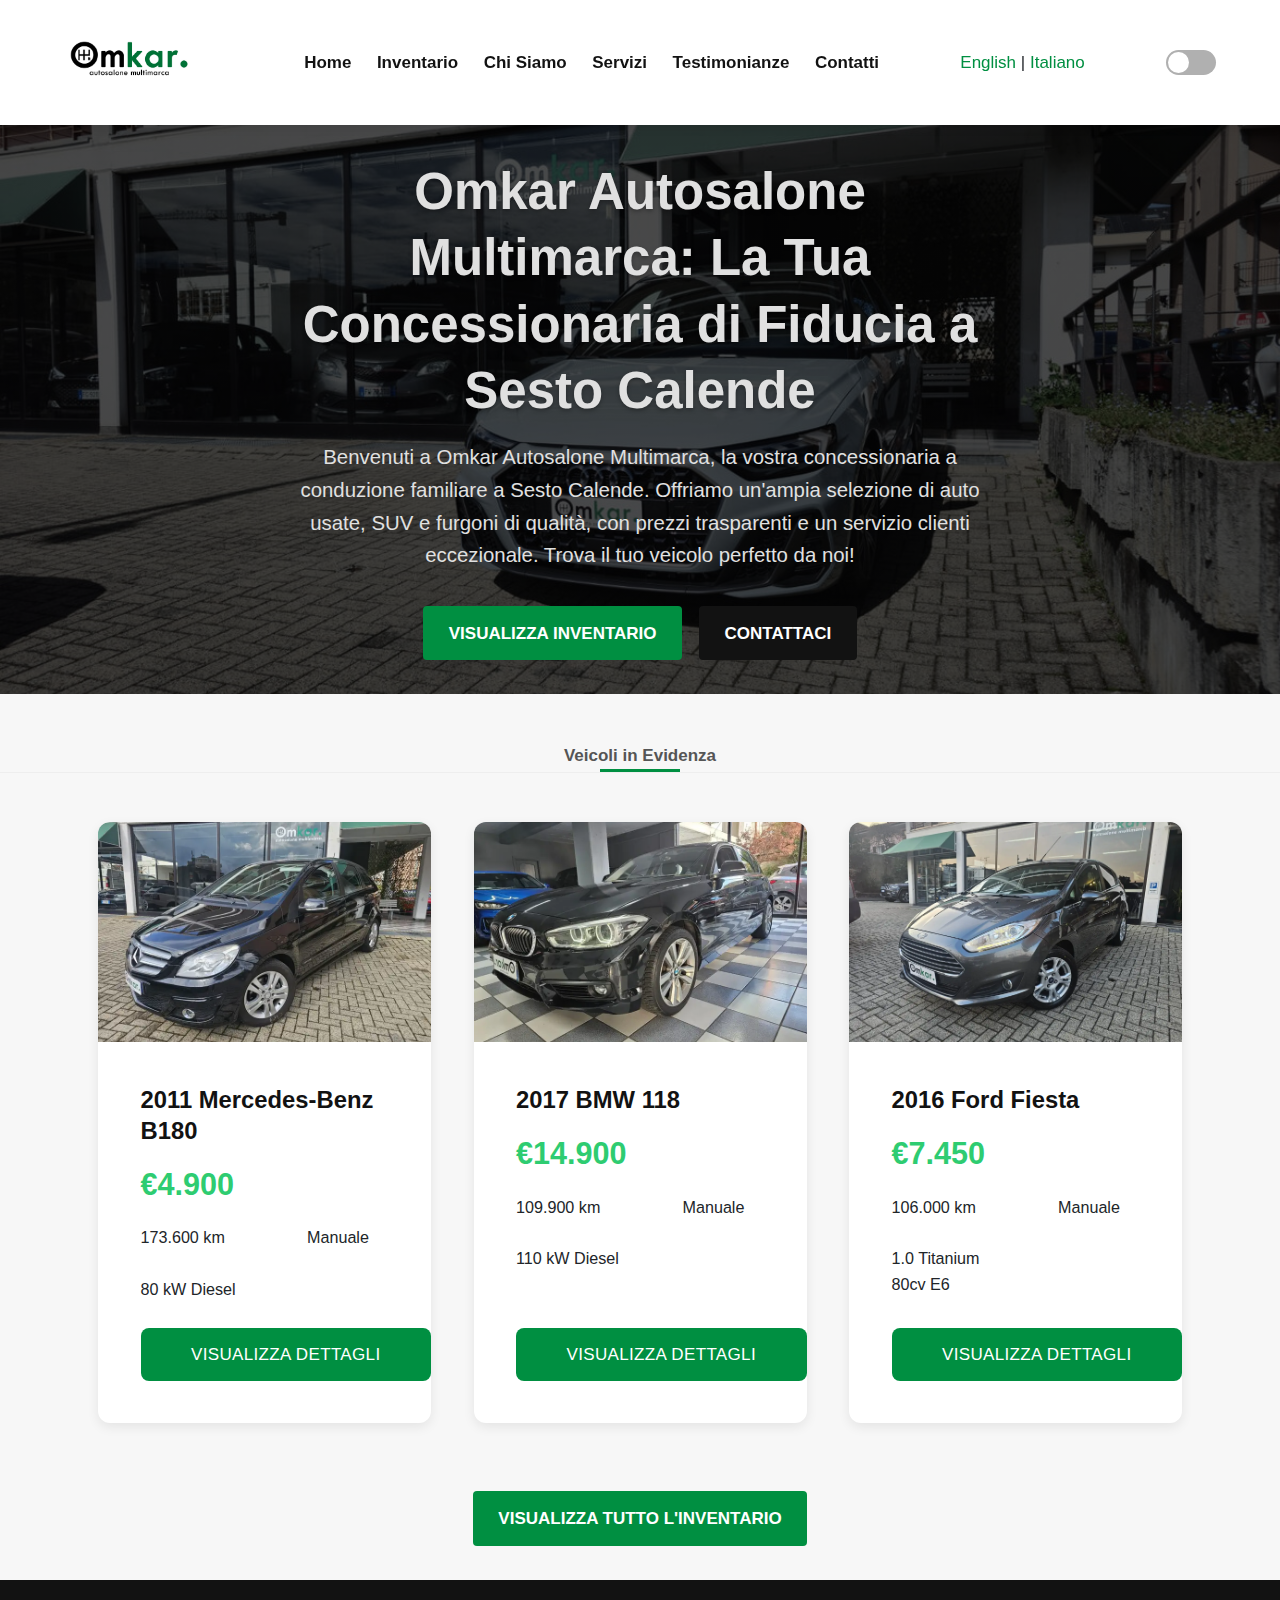
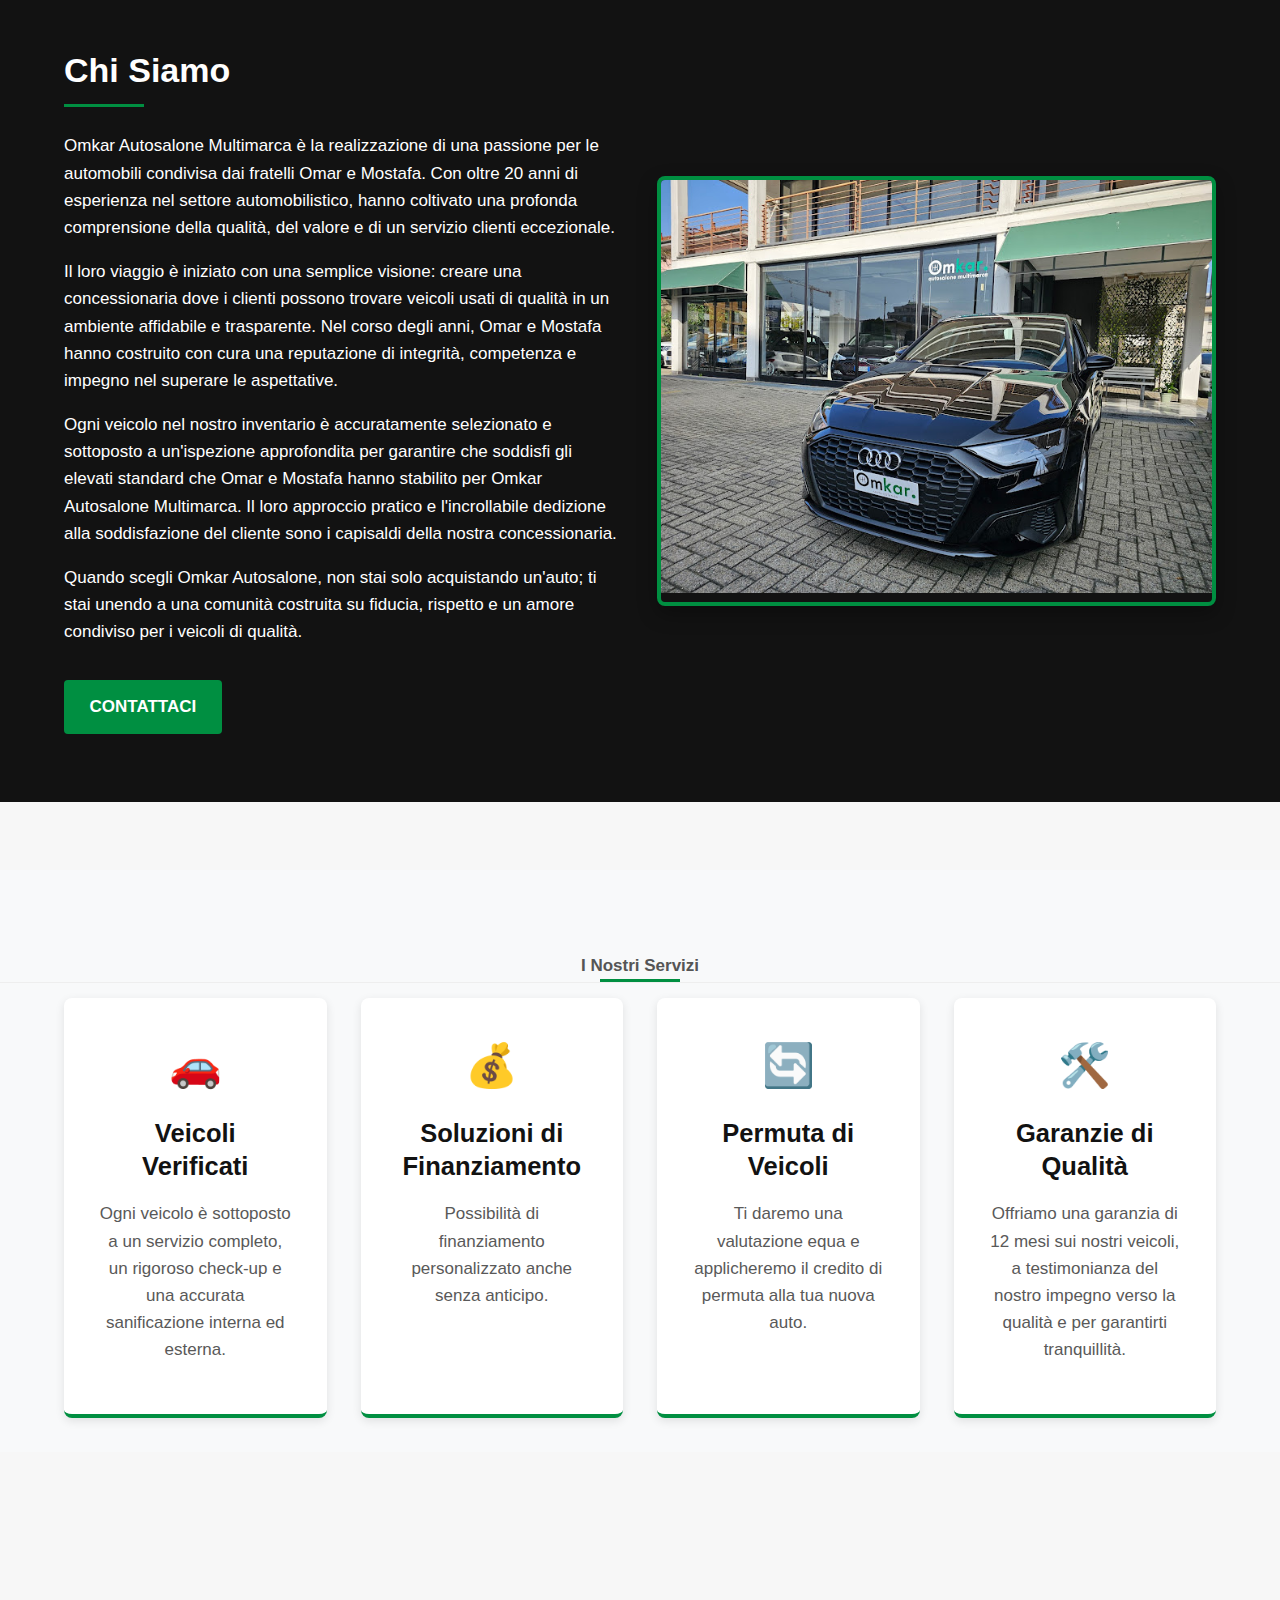
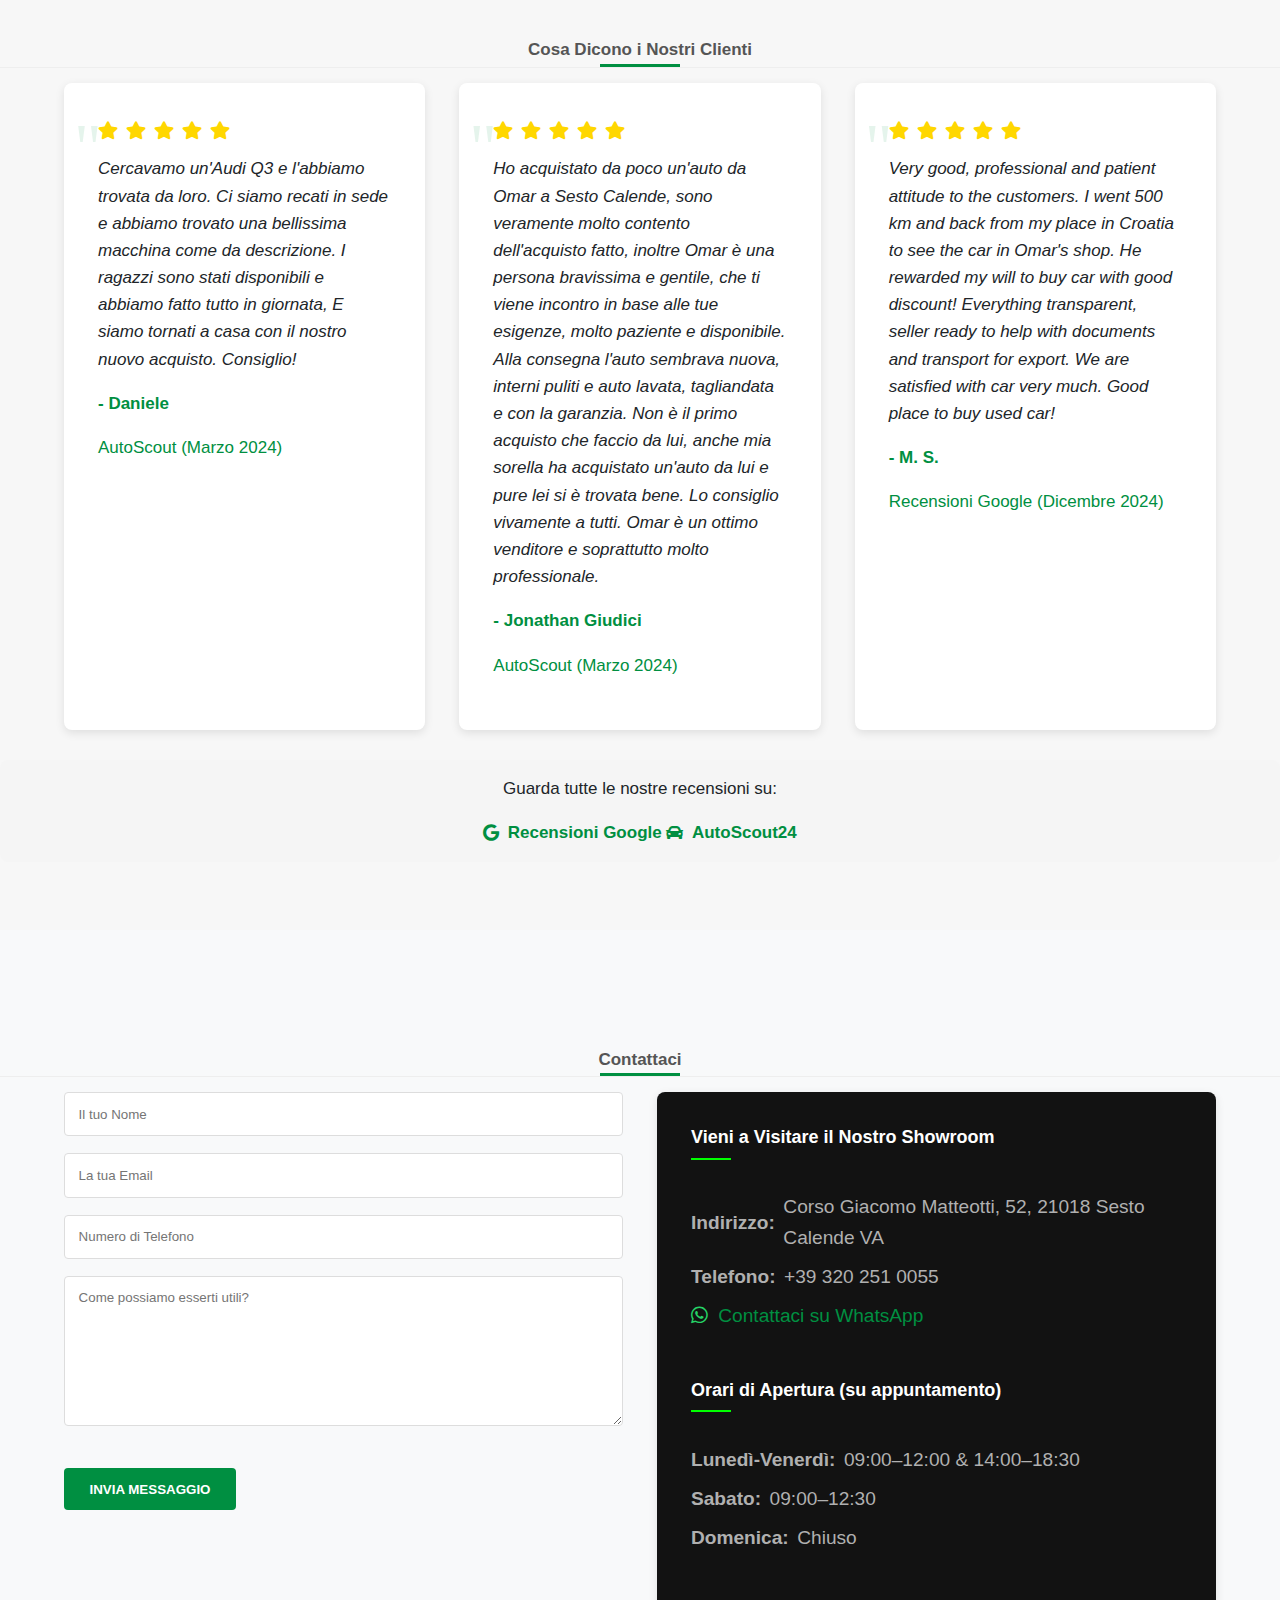
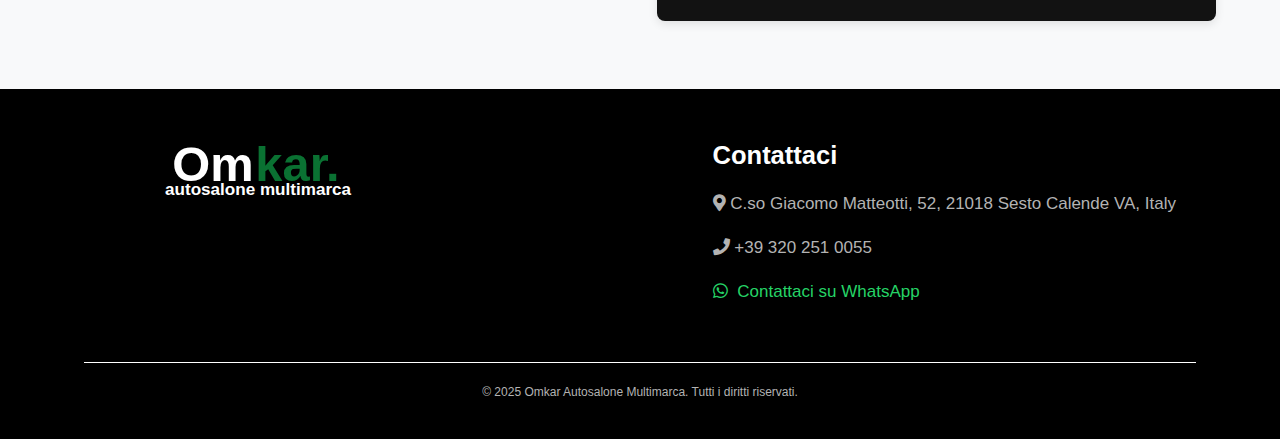
<file: index-it.html>
<!DOCTYPE html>
<html lang="it">

<head>
    <meta charset="UTF-8">
    <meta name="viewport" content="width=device-width, initial-scale=1.0">
    <title>Omkar Autosalone Multimarca | Auto Usate Sesto Calende</title>
    <meta name="description" content="Omkar Autosalone Multimarca: La tua concessionaria di fiducia a Sesto Calende. Trova auto usate di qualità, prezzi trasparenti e un servizio eccezionale.">
    <meta name="keywords" content="auto usate, concessionaria, Sesto Calende, Varese, veicoli usati, Omkar Autosalone">
    <link rel="stylesheet" href="styles.css">
    <link rel="stylesheet" href="https://cdnjs.cloudflare.com/ajax/libs/font-awesome/5.15.4/css/all.min.css">
    <script src="cars-it.js" defer></script>
    <link rel="apple-touch-icon" sizes="180x180" href="images/apple-touch-icon.png">
    <link rel="icon" type="image/png" sizes="32x32" href="images/favicon-32x32.png">
    <link rel="icon" type="image/png" sizes="16x16" href="images/favicon-16x16.png">
    <link rel="manifest" href="/site.webmanifest">
</head>

<body>
    <header>
        <div class="container navbar">
            <div>
                <a href="index.html">
                    <img id="logo-img" src="omkar logo.jpg" alt="Omkar Logo" height="150" >
                </a>
            </div>
            <button class="mobile-menu-toggle">
                ☰
            </button>

            <nav>
                <ul>
                    <li><a href="index-it.html">Home</a></li>
                    <li><a href="inventory-it.html">Inventario</a></li>
                    <li><a href="index-it.html#about">Chi Siamo</a></li>
                    <li><a href="index-it.html#services">Servizi</a></li>
                    <li><a href="index-it.html#testimonials">Testimonianze</a></li>
                    <li><a href="index-it.html#contact">Contatti</a></li>
                </ul>
            </nav>
            <div class="language-selector">
                <a href="index.html">English</a> | <a href="index-it.html">Italiano</a>
            </div>
            <div class="theme-toggle">
                <input type="checkbox" id="theme-switch">
                <label for="theme-switch"></label>
            </div>
        </div>

    </header>

    <section class="hero">
        <div class="hero-content">
            <h1>Omkar Autosalone Multimarca: La Tua Concessionaria di Fiducia a Sesto Calende</h1>
            <p>Benvenuti a Omkar Autosalone Multimarca, la vostra concessionaria a conduzione familiare a Sesto Calende. Offriamo un'ampia selezione di auto usate, SUV e furgoni di qualità, con prezzi trasparenti e un servizio clienti eccezionale. Trova il tuo veicolo perfetto da noi!</p>
            <div style="display: flex; gap: 1rem; justify-content: center;">
                <a href="inventory-it.html" class="btn btn-primary">Visualizza Inventario</a>
                <a href="#contact" class="btn btn-secondary">Contattaci</a>
            </div>
        </div>
    </section>

    <section id="inventory">
        <h2 class="section-title">Veicoli in Evidenza</h2>

        <div class="container featured-cars" id="carListings">
        </div>
        <div style="text-align: center; margin: 2rem 0;">
            <a href="inventory-it.html" class="btn">Visualizza Tutto l'Inventario</a>
        </div>
    </section>

    <section id="about" class="about">
        <div class="container about-content">
            <div class="about-text">
                <h2>Chi Siamo</h2>
                <p>
                    Omkar Autosalone Multimarca è la realizzazione di una passione per le automobili condivisa dai fratelli Omar e Mostafa. Con oltre 20 anni di esperienza nel settore automobilistico, hanno coltivato una profonda comprensione della qualità, del valore e di un servizio clienti eccezionale.
                </p>
                <p>
                    Il loro viaggio è iniziato con una semplice visione: creare una concessionaria dove i clienti possono trovare veicoli usati di qualità in un ambiente affidabile e trasparente. Nel corso degli anni, Omar e Mostafa hanno costruito con cura una reputazione di integrità, competenza e impegno nel superare le aspettative.
                </p>
                <p>
                    Ogni veicolo nel nostro inventario è accuratamente selezionato e sottoposto a un'ispezione approfondita per garantire che soddisfi gli elevati standard che Omar e Mostafa hanno stabilito per Omkar Autosalone Multimarca. Il loro approccio pratico e l'incrollabile dedizione alla soddisfazione del cliente sono i capisaldi della nostra concessionaria.
                </p>
                <p>
                    Quando scegli Omkar Autosalone, non stai solo acquistando un'auto; ti stai unendo a una comunità costruita su fiducia, rispetto e un amore condiviso per i veicoli di qualità.
                </p>
                <a href="#contact" class="btn" style="margin-top: 1rem;">Contattaci</a>
            </div>
            <div class="about-image">
                <img src="images/dealership_front.png" alt="Concessionaria" style="width: 100%; height: 100%; object-fit: cover;">
            </div>
        </div>
    </section>

    <section id="services" class="services">
        <h2 class="section-title">I Nostri Servizi</h2>
        <div class="container services-grid">
            <div class="service-card">
                <div class="service-icon">🚗</div>
                <h3>Veicoli<br> Verificati</h3>
                <p>Ogni veicolo è sottoposto a un servizio completo, un rigoroso check-up e una accurata sanificazione interna ed esterna.</p>
            </div>

            <div class="service-card">
                <div class="service-icon">💰</div>
                <h3>Soluzioni di Finanziamento</h3>
                <p>Possibilità di finanziamento personalizzato anche senza anticipo.</p>
            </div>

            <div class="service-card">
                <div class="service-icon">🔄</div>
                <h3>Permuta di Veicoli</h3>
                <p>Ti daremo una valutazione equa e applicheremo il credito di permuta alla tua nuova auto.</p>
            </div>

            <div class="service-card">
                <div class="service-icon">🛠️</div>
                <h3>Garanzie di Qualità</h3>
                <p>Offriamo una garanzia di 12 mesi sui nostri veicoli, a testimonianza del nostro impegno verso la qualità e per garantirti tranquillità.</p>
            </div>
        </div>
    </section>

    <section id="testimonials" class="testimonials">
        <h2 class="section-title">Cosa Dicono i Nostri Clienti</h2>
        <div class="container testimonial-grid">
            <div class="testimonial-card">
                <div class="rating">
                    <i class="fas fa-star"></i>
                    <i class="fas fa-star"></i>
                    <i class="fas fa-star"></i>
                    <i class="fas fa-star"></i>
                    <i class="fas fa-star"></i>
                </div>
                <p class="testimonial-text">
                    Cercavamo un'Audi Q3 e l'abbiamo trovata da loro. Ci siamo recati in sede e abbiamo trovato una bellissima macchina come da descrizione. I ragazzi sono stati disponibili e abbiamo fatto tutto in giornata, E siamo tornati a casa con il nostro nuovo acquisto. Consiglio!
                </p>
                <div class="testimonial-footer">
                    <p class="testimonial-author">- Daniele</p>
                    <p class="testimonial-source">
                        <a href="https://www.autoscout24.it/concessionari/omkar-di-itani-omar/recensioni" target="_blank">AutoScout (Marzo 2024)</a>
                    </p>
                </div>
            </div>

            <div class="testimonial-card">
                <div class="rating">
                    <i class="fas fa-star"></i>
                    <i class="fas fa-star"></i>
                    <i class="fas fa-star"></i>
                    <i class="fas fa-star"></i>
                    <i class="fas fa-star"></i>
                </div>
                <p class="testimonial-text">
                    Ho acquistato da poco un'auto da Omar a Sesto Calende, sono veramente molto contento dell'acquisto fatto, inoltre Omar è una persona bravissima e gentile, che ti viene incontro in base alle tue esigenze, molto paziente e disponibile. Alla consegna l'auto sembrava nuova, interni puliti e auto lavata, tagliandata e con la garanzia. Non è il primo acquisto che faccio da lui, anche mia sorella ha acquistato un'auto da lui e pure lei si è trovata bene. Lo consiglio vivamente a tutti. Omar è un ottimo venditore e soprattutto molto professionale.
                </p>
                <div class="testimonial-footer">
                    <p class="testimonial-author">- Jonathan Giudici</p>
                    <p class="testimonial-source">
                        <a href="https://www.autoscout24.it/concessionari/omkar-di-itani-omar/recensioni" target="_blank">AutoScout (Marzo 2024)</a>
                    </p>
                </div>
            </div>

            <div class="testimonial-card">
                <div class="rating">
                    <i class="fas fa-star"></i>
                    <i class="fas fa-star"></i>
                    <i class="fas fa-star"></i>
                    <i class="fas fa-star"></i>
                    <i class="fas fa-star"></i>
                </div>
                <p class="testimonial-text">
                    Very good, professional and patient attitude to the customers. I went 500 km and back from my place in Croatia to see the car in Omar's shop. He rewarded my will to buy car with good discount! Everything transparent, seller ready to help with documents and transport for export. We are satisfied with car very much. Good place to buy used car!
                </p>
                <div class="testimonial-footer">
                    <p class="testimonial-author">- M. S.</p>
                    <p class="testimonial-source">
                        <a href="https://www.google.com/search?sa=X&sca_esv=a580a06c1c5e8a8f&rlz=1C1CHBF_enFR1128FR1128&hl=en-FR&biw=1920&bih=953&tbm=lcl&sxsrf=AHTn8zqT0Qgzf-0Pq8oXSqzzfLk1rTe4Sg:1741986392481&q=autosalone%20omkar%20reviews&rflfq=1&num=20&stick=H4sIAAAAAAAAAONgkxIxNDY3NDYyM7A0MjcwNjcGIgvjDYyMrxglEktL8osTc_LzUhXyc7MTixSKUssyU8uLF7HilAIAgBlmCFEAAAA&rldimm=13713260927037337383&ved=0CA0Q5foLahcKEwiwysiBvYqMAxUAAAAAHQAAAAAQBQ#lkt=LocalPoiReviews&arid=ChdDSUhNMG9nS0VJQ0FnSURYbGRDVzZRRRAB"
                            target="_blank">Recensioni Google (Dicembre 2024)</a>
                    </p>
                </div>
            </div>

        </div>
        <div class="view-all-reviews">
            <p>Guarda tutte le nostre recensioni su:</p>
            <div class="review-links">
                <a href="https://www.google.com/search?sa=X&sca_esv=a580a06c1c5e8a8f&rlz=1C1CHBF_enFR1128FR1128&hl=en-FR&biw=1920&bih=953&tbm=lcl&sxsrf=AHTn8zqT0Qgzf-0Pq8oXSqzzfLk1rTe4Sg:1741986392481&q=autosalone%20omkar%20reviews&rflfq=1&num=20&stick=H4sIAAAAAAAAAONgkxIxNDY3NDYyM7A0MjcwNjcGIgvjDYyMrxglEktL8osTc_LzUhXyc7MTixSKUssyU8uLF7HilAIAgBlmCFEAAAA&rldimm=13713260927037337383&ved=0CA0Q5foLahcKEwiwysiBvYqMAxUAAAAAHQAAAAAQBQ#lkt=LocalPoiReviews&arid=ChdDSUhNMG9nS0VJQ0FnSURYbGRDVzZRRRAB"
                    target="_blank" class="review-platform">
                    <i class="fab fa-google"></i> Recensioni Google
                </a>
                <a href="https://www.autoscout24.it/concessionari/omkar-di-itani-omar/recensioni" target="_blank"
                    class="review-platform">
                    <i class="fas fa-car"></i> AutoScout24
                </a>
            </div>
        </div>
    </section>

    <section id="contact" class="contact">
        <h2 class="section-title">Contattaci</h2>
        <div class="container contact-grid">
            <div class="contact-form">
                <form action="https://formspree.io/f/mgvavebb" method="POST">
                    <input type="text" name="name" placeholder="Il tuo Nome" required>
                    <input type="email" name="email" placeholder="La tua Email" required>
                    <input type="tel" name="phone" placeholder="Numero di Telefono">
                    <textarea name="message" placeholder="Come possiamo esserti utili?"></textarea>
                    <button type="submit" class="btn">Invia Messaggio</button>
                </form>
            </div>
            <div class="contact-info">
                <h3>Vieni a Visitare il Nostro Showroom</h3>
                <div class="contact-details">
                    <p><strong>Indirizzo:</strong> Corso Giacomo Matteotti, 52, 21018 Sesto Calende VA</p>
                    <p><strong>Telefono:</strong> +39 320 251 0055</p>
                    <p>
                        <a href="https://wa.me/393202510055" target="_blank" rel="noopener noreferrer">
                            <i class="fab fa-whatsapp" style="color: #25D366; margin-right: 5px;"></i>
                            Contattaci su WhatsApp
                        </a>
                    </p>
                </div>
                <h3>Orari di Apertura (su appuntamento)</h3>
                <div class="contact-details">
                    <p><strong>Lunedì-Venerdì:</strong> 09:00–12:00 & 14:00–18:30</p>
                    <p><strong>Sabato:</strong> 09:00–12:30</p>
                    <p><strong>Domenica:</strong> Chiuso</p>
                </div>
            </div>
        </div>
    </section>
    <footer>
        <div class="container">
            <div class="footer-content">
                <div class="footer-section footer-brand">
                    <svg width="250" viewBox="0 0 1024 300" xmlns="http://www.w3.org/2000/svg">
                        <text x="280" y="170" font-family="Arial" font-weight="bold" font-size="200" fill="#ffffff">Om</text>
                        <text x="620" y="170" font-family="Arial" font-weight="bold" font-size="200" fill="#0a7132">kar.</text>
                        <text x="250" y="230" font-family="Arial" font-weight="bold" font-size="70" fill="#ffffff">autosalone multimarca</text>
                    </svg>
                </div>
                <div class="footer-section footer-contact">
                    <h3>Contattaci</h3>
                    <p><i class="fas fa-map-marker-alt"></i> C.so Giacomo Matteotti, 52, 21018 Sesto Calende VA, Italy</p>
                    <p><i class="fas fa-phone"></i> +39 320 251 0055</p>
                    <p>
                        <a href="https://wa.me/393202510055" target="_blank" rel="noopener noreferrer">
                            <i class="fab fa-whatsapp" style="color: #25D366; margin-right: 5px;"></i>
                            Contattaci su WhatsApp
                        </a>
                    </p>
                </div>
            </div>
            <div class="footer-bottom">
                <p>&copy; 2025 Omkar Autosalone Multimarca. Tutti i diritti riservati.</p>
            </div>
        </div>
    </footer>
    <script src="cars-it.js"></script>
    <script src="theme-toggle.js"></script>
    <script src="script.js"></script>
</body>

</html>
</file>
<file: styles.css>
/*
    Theme Name: Omkar Autosalone
    Description: Styles for the Omkar Autosalone website.
    Version: 2.0
*/

/* =================================
   Table of Contents:
   1.  Global Styles & Variables
   2.  Typography
   3.  Layout & Structure
   4.  Navigation
   5.  Hero Section
   6.  Featured Cars
   7.  Car Details Page
   8.  About Section
   9.  Services Section
   10. Contact Section
   11. Testimonials
   12. Footer
   13. Responsive Design
   ================================= */

/* =================================
   1. Global Styles & Variables
   ================================= */

/* Reset some default styles */
*,
*::before,
*::after {
    box-sizing: border-box;
    margin: 0;
    padding: 0;
    scroll-behavior: smooth; /* Smooth scrolling for anchor links */
}

:root {
    /* Color Palette */
    --primary: #0a7132;
    --primary-dark: #085a28;
    --primary-light: #13b452;
    --primary-transparent: rgba(10, 113, 50, 0.1);
    --secondary: #000000;
    --secondary-light: #6c757d;
    --secondary-dark: #343a40;
    --light: #f8f9fa;
    --dark: #212529;
    --gray: #6c757d;
    --gray-light: #adb5bd;
    --gray-lighter: #e9ecef;
    --border: #e9ecef;
    --white: #ffffff;
    --background: #f5f5f5;
    
    /* Typography */
    --font-family: 'Arial', sans-serif;
    --heading-weight: 700;
    
    /* Shadows */
    --shadow-sm: 0 2px 10px rgba(0, 0, 0, 0.1);
    --shadow-md: 0 3px 10px rgba(0, 0, 0, 0.1);
    --shadow-lg: 0 5px 20px rgba(0, 0, 0, 0.1);
    
    /* Transitions */
    --transition-default: all 0.3s ease;
    
    /* Borders */
    --border-radius-sm: 4px;
    --border-radius-md: 8px;
    --border-radius-lg: 12px;
}

html {
    font-size: 17px; /* Base font size */
}

body {
    font-family: var(--font-family);
    line-height: 1.6;
    background-color: var(--background);
    color: var(--dark);
}


.container {
    width: 90%;
    max-width: 1200px;
    margin: 0 auto;
}

/* =================================
   2. Typography
   ================================= */

h1, h2, h3, h4, h5, h6 {
    font-weight: var(--heading-weight);
    margin-bottom: 1rem;
    color: var(--secondary);
    line-height: 1.3;
}

h1 {
    font-size: 2.5rem;
}

h2 {
    font-size: 2rem;
}

h3 {
    font-size: 1.5rem;
}

h4 {
    font-size: 1.3rem;
}

p {
    margin-bottom: 1rem;
    color: var(--dark);
}

a {
    color: var(--primary);
    text-decoration: none;
    transition: var(--transition-default);
}

a:hover {
    color: var(--primary-dark);
}

.centered {
    text-align: center;
}

/* Underlined section titles */
.section-title {
    text-align: center;
    margin: 3rem 0 2rem;
    font-size: 2rem;
    color: var(--primary);
    position: relative;
    padding-bottom: 15px;
}

.section-title:after {
    content: '';
    position: absolute;
    bottom: 0;
    left: 50%;
    transform: translateX(-50%);
    width: 80px;
    height: 3px;
    background-color: var(--primary);
}

/* =================================
   3. Buttons & CTAs
   ================================= */

.btn {
    display: inline-block;
    padding: 0.8rem 1.5rem;
    background-color: var(--primary);
    color: var(--white);
    text-decoration: none;
    border-radius: var(--border-radius-sm);
    font-weight: bold;
    text-transform: uppercase;
    transition: var(--transition-default);
    border: none;
    cursor: pointer;
    text-align: center;
}

.btn:hover {
    background-color: var(--primary-dark);
    transform: translateY(-2px);
    box-shadow: 0 4px 8px rgba(0, 0, 0, 0.1);
}

.btn-secondary {
    background-color: var(--secondary);
}

.btn-secondary:hover {
    background-color: var(--secondary-light);
}

.btn-outline {
    background-color: transparent;
    border: 2px solid var(--primary);
    color: var(--primary);
}

.btn-outline:hover {
    background-color: var(--primary);
    color: var(--white);
}

.cta-btn {
    padding: 0.8rem 1.8rem;
    font-weight: 600;
    text-decoration: none;
    border-radius: var(--border-radius-md);
    text-align: center;
    transition: var(--transition-default);
    display: flex;
    align-items: center;
    gap: 0.5rem;
}

.cta-buttons {
    display: flex;
    gap: 1rem;
}

/* =================================
   4. Navigation
   ================================= */

header {
    background-color: var(--white);
    padding: 1rem 0;
    position: sticky;
    top: 0;
    z-index: 100;
    box-shadow: var(--shadow-sm);
}
[data-theme="dark"] header {
    background-color: black;
    padding: 1rem 0;
    position: sticky;
    top: 0;
    z-index: 100;
    box-shadow: var(--shadow-sm);
}

.navbar {
    display: flex;
    justify-content: space-between;
    align-items: center;
}

.logo {
    height: 50px;
}

nav ul {
    display: flex;
    list-style: none;
}

nav li {
    margin-left: 1.5rem;
}

nav a {
    color: var(--secondary);
    text-decoration: none;
    font-weight: 600;
    transition: var(--transition-default);
    position: relative;
    padding-bottom: 4px;
}

nav a:hover {
    color: var(--primary);
}

nav a::after {
    content: '';
    position: absolute;
    width: 0;
    height: 2px;
    bottom: 0;
    left: 0;
    background-color: var(--primary);
    transition: var(--transition-default);
}

nav a:hover::after {
    width: 100%;
}

/* =================================
   5. Hero Section
   ================================= */

   .hero {
    position: relative;
    min-height: 500px;
    display: flex;
    align-items: center;
    justify-content: center;
    text-align: center;
    color: var(--white);
    
    /* Separate properties for more control */
    background-color: #000;
    background-image: linear-gradient(rgba(0, 0, 0, 0.7), rgba(0, 0, 0, 0.7)), url('images/officefront2.png');
    background-position: center ;
    background-size: cover; /* Try 'contain' if you want to see the whole image */
    background-repeat: no-repeat;
    /* Optional: background-attachment: fixed; */
}
.hero-content {
    position: relative;
    z-index: 1;
    padding: 2rem;
    max-width: 800px;
    margin: 0 auto;
}

.hero h1 {
    font-size: 3rem;
    margin-bottom: 1rem;
    color: rgb(224, 224, 224);
    text-shadow: 0 2px 4px rgba(0, 0, 0, 0.3);
}

.hero p {
    font-size: 1.2rem;
    max-width: 700px;
    margin: 0 auto 2rem;
    color: rgb(224, 224, 224);
}

/* =================================
   6. Featured Cars
   ================================= */

   .featured-cars {
    display: grid;
    grid-template-columns: repeat(auto-fill, minmax(320px, 1fr));
    gap: 2.5rem;
    padding: 2rem;
}

.car-card {
    background-color: var(--white);
    border-radius: 12px;
    overflow: hidden;
    box-shadow: 0 4px 12px rgba(0, 0, 0, 0.08);
    transition: transform 0.3s ease, box-shadow 0.3s ease;
    height: 100%;
    display: flex;
    flex-direction: column;
    position: relative;
    border: none;
}

.car-card:hover {
    transform: translateY(-8px);
    box-shadow: 0 12px 20px rgba(0, 0, 0, 0.12);
}

.car-image {
    height: 220px;
    width: 100%;
    object-fit: cover;
}

.car-details {
    padding: 1.75rem;
    flex-grow: 1;
    display: flex;
    flex-direction: column;
}

.car-title {
    font-size: 1.4rem;
    font-weight: 600;
    margin-bottom: 0.75rem;
    color: var(--secondary);
}

.car-price {
    font-size: 1.6rem;
    font-weight: 700;
    color: var(--primary);
    margin-bottom: 1rem;
}

.car-specs {
    display: flex;
    justify-content: space-between;
    margin-bottom: 1.5rem;
    font-size: 0.95rem;
    color: var(--gray-600);
}

.car-specs span {
    display: flex;
    align-items: center;
    gap: 0.4rem;
}

.car-card .btn {
    margin-top: auto;
    padding: 0.75rem 1.5rem;
    border-radius: 8px;
    font-weight: 500;
    letter-spacing: 0.02em;
    transition: all 0.2s ease;
}

/* Optional: Badge for featured or special cars */
.car-badge {
    position: absolute;
    top: 12px;
    right: 12px;
    background: var(--primary);
    color: white;
    padding: 0.4rem 0.8rem;
    border-radius: 20px;
    font-size: 0.8rem;
    font-weight: 600;
    z-index: 1;
}

/* =================================
   7. Car Details Page
   ================================= */
/* Base layout container */
.car-details-container {
    padding: 3rem 0;
    max-width: 1200px;
    margin: 0 auto;
  }
  
  /* Main card component */
  .car-details-page {
    background-color: var(--white);
    border-radius: 12px;
    box-shadow: 0 10px 30px rgba(0, 0, 0, 0.08);
    overflow: hidden;
    margin-bottom: 3rem;
  }
  
  /* Gallery section */
  .car-gallery-wrapper {
    background-color: #f8fafc;
    padding: 2.5rem;
  }
  
  .car-gallery {
    /* Removed grid layout */
    display: flex;
    flex-direction: column;
    gap: 1.5rem;
}

  
  .main-image-container {
    position: relative;
    height: 500px;
    border-radius: 10px;
    overflow: hidden;
    box-shadow: 0 4px 12px rgba(0, 0, 0, 0.06);
  }
  
  .main-image {
    width: 100%;
    height: 100%;
    object-fit: cover;
    transition: transform 0.3s ease;
  }
  
  .main-image:hover {
    transform: scale(1.015);
  }
  
  /* Thumbnail section */
  .thumbnail-container {
    display: flex;
    flex-direction: row; /* Change to row */
    gap: 1rem;
    height: auto; /* Adjust height as needed */
    overflow-x: auto; /* Enable horizontal scrolling */
    overflow-y: hidden; /* Hide vertical scrollbar */
    padding: 10px 0; /* Adjust padding as needed */
}

.thumbnail {
    /* Add this to prevent stretching */
    flex: 0 0 auto;
    width: 100px; /* Adjust thumbnail size */
    height: 100px;
}
  
  /* Custom scrollbar styling */
  .thumbnail-container::-webkit-scrollbar {
    width: 4px;
  }
  
  .thumbnail-container::-webkit-scrollbar-track {
    background: #f1f1f1;
    border-radius: 8px;
  }
  
  .thumbnail-container::-webkit-scrollbar-thumb {
    background: #d1d5db;
    border-radius: 8px;
  }
  
  .thumbnail-container::-webkit-scrollbar-thumb:hover {
    background: #9ca3af;
  }
  
  .thumbnail {
    height: 115px;
    border-radius: 8px;
    overflow: hidden;
    cursor: pointer;
    border: 2px solid transparent;
    transition: all 0.2s ease;
    box-shadow: 0 2px 6px rgba(0, 0, 0, 0.04);
  }
  
  .thumbnail:hover {
    transform: translateY(-2px);
    box-shadow: 0 4px 8px rgba(0, 0, 0, 0.08);
  }
  
  .thumbnail img {
    width: 100%;
    height: 100%;
    object-fit: cover;
  }
  
  .thumbnail.active {
    border-color: var(--primary);
    transform: translateY(-2px);
  }
  
  /* Content layout */
  .car-content {
    display: grid;
    grid-template-columns: 1fr 1fr;
    padding: 0 2.5rem;
  }
  
  /* Header section */
  .car-header {
    grid-column: 1 / -1;
    padding: 2.5rem 0;
    border-bottom: 1px solid rgba(0, 0, 0, 0.06);
    display: flex;
    justify-content: space-between;
    align-items: flex-start;
  }
  
  .car-title h2 {
    font-size: 2.25rem;
    font-weight: 700;
    margin-bottom: 0.5rem;
    color: var(--secondary);
    line-height: 1.2;
  }
  
  .car-subtitle {
    display: flex;
    align-items: center;
    gap: 0.75rem;
    color: var(--secondary-light);
    font-size: 1.1rem;
  }
  
  .verified-badge {
    background-color: var(--primary);
    color: white;
    padding: 0.2rem 0.6rem;
    border-radius: 6px;
    font-size: 0.75rem;
    font-weight: 600;
    display: inline-flex;
    align-items: center;
    gap: 0.3rem;
    letter-spacing: 0.02em;
  }
  
  .car-price-wrapper {
    text-align: right;
  }
  
  .price-note {
    font-size: 0.875rem;
    color: var(--secondary-light);
  }
  
  /* Info section */
  .car-info {
    padding: 2.5rem 2.5rem 2.5rem 0;
    border-right: 1px solid rgba(0, 0, 0, 0.06);
  }
  
  .car-info-title {
    font-size: 1.375rem;
    font-weight: 600;
    margin-bottom: 2rem;
    color: var(--secondary);
    position: relative;
    padding-bottom: 0.75rem;
  }
  
  .car-info-title:after {
    content: '';
    position: absolute;
    width: 40px;
    height: 3px;
    background-color: var(--primary);
    bottom: 0;
    left: 0;
  }
  
  .car-specs {
    display: grid;
    grid-template-columns: 1fr 1fr;
    gap: 1.5rem 2.5rem;
  }
  
  .spec-item {
    display: flex;
    flex-direction: column;
  }
  
  .spec-label {
    font-size: 0.875rem;
    font-weight: 500;
    color: var(--secondary-light);
    margin-bottom: 0.3rem;
  }
  
  .spec-value {
    font-weight: 600;
    font-size: 1.125rem;
  }
  
  /* Details section */
  .car-details {
    padding: 2.5rem 0 2.5rem 2.5rem;
  }
  
  .car-description p {
    margin-bottom: 1.5rem;
    line-height: 1.8;
    color: #4b5563;
  }
  [data-theme="dark"] .car-description p {
    margin-bottom: 1.5rem;
    line-height: 1.8;
    color: #ffffff;
  }
  
  .car-features {
    margin-top: 2.5rem;
  }
  
  .feature-list {
    display: grid;
    grid-template-columns: repeat(2, 1fr);
    gap: 1rem 2rem;
    margin-top: 1.25rem;
  }
  
  .feature-item {
    display: flex;
    align-items: center;
    gap: 0.625rem;
  }
  
  .feature-item i {
    color: var(--primary);
    font-size: 1rem;
  }
  
  /* Call to action section */
  .cta-section {
    grid-column: 1 / -1;
    padding: 2.5rem;
    background-color: #f8fafc;
    border-top: 1px solid rgba(0, 0, 0, 0.06);
    display: flex;
    justify-content: space-between;
    align-items: center;
  }
  
  .contact-info {
    display: flex;
    flex-direction: column;
    gap: 0.75rem;
  }
  
  .contact-info p {
    font-size: 1.125rem;
    display: flex;
    align-items: center;
    gap: 0.625rem;
    margin-bottom: 0.5rem;
    color: var(--primary);
    font-weight: 500;
  }
  
  .contact-info i {
    color: var(--primary);
  }
  
  /* Responsive adjustments for smaller screens */
  @media (max-width: 992px) {
    .car-gallery {
      grid-template-columns: 1fr;
    }
    
    .thumbnail-container {
      height: auto;
      flex-direction: row;
      overflow-x: auto;
      overflow-y: hidden;
      padding-right: 0;
      padding-bottom: 6px;
    }
    
    .thumbnail {
      min-width: 120px;
    }
    
    .car-content {
      grid-template-columns: 1fr;
    }
    
    .car-info {
      border-right: none;
      border-bottom: 1px solid rgba(0, 0, 0, 0.06);
      padding: 2.5rem 0;
    }
    
    .car-details {
      padding: 2.5rem 0;
    }
    
    .cta-section {
      flex-direction: column;
      gap: 1.5rem;
      text-align: center;
    }
  }
/* =================================
   8. About Section
   ================================= */

.about {
    background-color: var(--secondary);
    color: var(--white);
    padding: 4rem 0;
}
[data-theme="dark"] .about-text h2 {
    color: var(--light); /* A light color, possibly the same as --light */
}

[data-theme="dark"] .about-text p {
    color: var(--light); /* A lighter gray from your dark theme palette */
}

.about-content {
    display: grid;
    grid-template-columns: 1fr 1fr;
    gap: 2rem;
    align-items: center;
}

.about-text h2 {
    font-size: 2rem;
    margin-bottom: 1.5rem;
    color: white;
    position: relative;
    padding-bottom: 15px;
}

.about-text h2:after {
    content: '';
    position: absolute;
    bottom: 0;
    left: 0;
    width: 80px;
    height: 3px;
    background-color: var(--primary);
}

.about-image {
    border-radius: var(--border-radius-md);
    overflow: hidden;
    border: 4px solid var(--primary);
    box-shadow: 0 8px 20px rgba(0, 0, 0, 0.3);
    transition: var(--transition-default);
}

.about-image:hover {
    transform: scale(1.02);
}

/* =================================
   9. Services Section
   ================================= */

.services {
    margin: 4rem 0;
    padding: 2rem 0;
    background-color: var(--light);
}

.services-grid {
    display: grid;
    grid-template-columns: repeat(auto-fill, minmax(250px, 1fr));
    gap: 2rem;
}

.service-card {
    background-color: var(--white);
    padding: 2rem;
    border-radius: var(--border-radius-md);
    box-shadow: var(--shadow-md);
    text-align: center;
    border-bottom: 4px solid var(--primary);
    transition: var(--transition-default);
    height: 100%;
}

.service-card:hover {
    transform: translateY(-5px);
    box-shadow: 0 8px 15px rgba(0, 0, 0, 0.15);
}

.service-icon {
    font-size: 2.5rem;
    color: var(--primary);
    margin-bottom: 1rem;
    transition: var(--transition-default);
}

.service-card:hover .service-icon {
    transform: scale(1.1);
}

.service-card h3 {
    margin-bottom: 1rem;
    color: var(--secondary);
}

.service-card p {
    color: var(--gray);
}

/* =================================
   10. Contact Section
   ================================= */

.contact {
    padding: 4rem 0;
    background-color: var(--light);
}
[data-theme="dark"] .contact-info h3 {
    color: var(--light); /* Use a light color for headings */
}

[data-theme="dark"] .contact-details p {
    color: var(--light); /* Use a lighter gray for paragraphs */
}

.contact-grid {
    display: grid;
    grid-template-columns: 1fr 1fr;
    gap: 2rem;
}

.contact-form input,
.contact-form textarea {
    width: 100%;
    padding: 0.8rem;
    margin-bottom: 1rem;
    border: 1px solid #ddd;
    border-radius: var(--border-radius-sm);
    font-family: var(--font-family);
    transition: var(--transition-default);
}

.contact-form input:focus,
.contact-form textarea:focus {
    outline: none;
    border-color: var(--primary);
    box-shadow: 0 0 0 3px rgba(10, 113, 50, 0.2);
}

.contact-form textarea {
    height: 150px;
    resize: vertical;
}

.contact-form .btn {
    margin-top: 1rem;
}

.contact-info {
    background-color: var(--secondary);
    color: white;
    padding: 2rem;
    border-radius: var(--border-radius-md);
    box-shadow: var(--shadow-md);
}

.contact-info h3 {
    margin-bottom: 1.5rem;
    position: relative;
    padding-bottom: 15px;
    color: var(--white);
}

.contact-info h3:after {
    content: '';
    position: absolute;
    bottom: 0;
    left: 0;
    width: 50px;
    height: 3px;
    background-color: var(--primary);
}

.contact-details {
    margin-bottom: 1.5rem;
}

.contact-details p {
    margin-bottom: 0.5rem;
    display: flex;
    align-items: center;
    gap: 0.5rem;
    color: var(--gray-light);
}

.contact-details i {
    color: var(--primary);
}

.contact-social {
    display: flex;
    gap: 1rem;
    margin-top: 2rem;
}

.social-icon {
    display: inline-flex;
    align-items: center;
    justify-content: center;
    width: 40px;
    height: 40px;
    background-color: rgba(255, 255, 255, 0.1);
    color: var(--white);
    border-radius: 50%;
    transition: var(--transition-default);
}

.social-icon:hover {
    background-color: var(--primary);
    transform: translateY(-3px);
}

/* =================================
   11. Testimonials
   ================================= */

.testimonials {
    background-color: var(--background);
    padding: 4rem 0;
}

.testimonial-grid {
    display: grid;
    grid-template-columns: repeat(auto-fill, minmax(300px, 1fr));
    gap: 2rem;
}

.testimonial-card {
    background-color: var(--white);
    padding: 2rem;
    border-radius: var(--border-radius-md);
    box-shadow: var(--shadow-md);
    position: relative;
    transition: var(--transition-default);
    height: 100%;
}

.testimonial-card:hover {
    transform: translateY(-5px);
    box-shadow: 0 8px 15px rgba(0, 0, 0, 0.15);
}

.testimonial-card:before {
    content: '"';
    position: absolute;
    top: 10px;
    left: 10px;
    font-size: 4rem;
    color: var(--primary-transparent);
    font-family: Georgia, serif;
}

.testimonial-text {
    margin-bottom: 1rem;
    font-style: italic;
    position: relative;
    z-index: 1;
}

.testimonial-author {
    font-weight: bold;
    color: var(--primary);
    display: flex;
    align-items: center;
    gap: 0.5rem;
}

.testimonial-avatar {
    width: 40px;
    height: 40px;
    border-radius: 50%;
    object-fit: cover;
    border: 2px solid var(--primary);
}

.testimonial-rating {
    color: gold;
    margin-top: 0.5rem;
}

/* =================================
   12. Footer
   ================================= */

/* Footer Container */
footer {
    background-color: #000000;
    color: #fff;
    padding: 50px 0 20px;
    font-family: 'Roboto', sans-serif;
    width: 100%;
    margin: 0;
    box-sizing: border-box;
}
/* Make sure paragraph text is explicitly white */
footer p {
    color: #b3b3b3;
}

/* Handle links in footer */
footer a {
    color: #25D366;
}

/* Make sure headings are white */
footer h3 {
    color: #ffffff;
}
footer .container {
    max-width: 1200px; /* or whatever width you want */
    margin: 0 auto;
    padding: 0 20px;
}
  /* Main Footer Content */
  .footer-content {
    display: flex;
    justify-content: space-between;
    max-width: 1200px;
    margin: 0 auto;
    padding: 0 20px;
    flex-wrap: wrap;
    gap: 30px;
  }
  
  /* Company Info Section */
  .company-info {
    flex: 1;
    min-width: 250px;
  }
  
  .footer-logo {
    margin-bottom: 15px;
    max-width: 180px;
  }
  
  .company-description {
    color: #ffffff;
    line-height: 1.6;
    margin-bottom: 20px;
    font-size: 14px;
  }
  
  /* Contact Info Section */
  .contact-info {
    flex: 1;
    min-width: 250px;
  }
  
  .contact-info h3 {
    color: rgb(255, 255, 255);
    font-size: 18px;
    margin-bottom: 20px;
    position: relative;
    padding-bottom: 10px;
  }
  
  .contact-info h3::after {
    content: '';
    position: absolute;
    left: 0;
    bottom: 0;
    width: 40px;
    height: 2px;
    background-color: #0f0;
  }
  
  .contact-item {
    display: flex;
    align-items: flex-start;
    margin-bottom: 15px;
  }
  
  .contact-icon {
    color: #0f0;
    margin-right: 10px;
    font-size: 16px;
  }
  
  .contact-text {
    color: #ccc;
    font-size: 14px;
    line-height: 1.5;
  }
  
  .whatsapp-btn {
    display: inline-flex;
    align-items: center;
    background-color: rgba(37, 211, 102, 0.1);
    color: #25d366;
    padding: 8px 15px;
    border-radius: 4px;
    text-decoration: none;
    transition: background-color 0.3s;
    margin-top: 10px;
  }
  
  .whatsapp-btn:hover {
    background-color: rgba(37, 211, 102, 0.2);
  }
  
  /* Footer Bottom / Copyright */
  .footer-bottom {
    margin-top: 40px;
    text-align: center;
    padding-top: 20px;
    border-top: 1px solid #ffffff;
    color: #ffffff;
    font-size: 12px;
  }
  
  /* Media Queries for Responsiveness */
  @media (max-width: 768px) {
    .footer-content {
      flex-direction: column;
    }
    
    .company-info, .contact-info {
      width: 100%;
    }
  }
/* =================================
   13. Responsive Design
   ================================= */

@media (max-width: 991px) {
    .car-gallery {
        grid-template-columns: 1fr;
    }
    
    .thumbnail-container {
        height: auto;
        flex-direction: row;
        overflow-x: auto;
        overflow-y: hidden;
    }
    
    .thumbnail {
        min-width: 120px;
        height: 80px;
    }
    
    .footer-content {
        grid-template-columns: 1fr 1fr;
    }
}

@media (max-width: 768px) {
    html {
        font-size: 14px;
    }
    
    .contact-grid,
    .about-content,
    .car-content {
        grid-template-columns: 1fr;
    }
    
    .car-info {
        border-right: none;
        border-bottom: 1px solid var(--border);
        padding: 2rem 0;
    }
    
    .car-details {
        padding: 2rem 0 0;
    }
    
    
    .cta-section {
        flex-direction: column;
        gap: 1.5rem;
        text-align: center;
    }
    
    .navbar {
        flex-direction: column;
    }
    
    nav ul {
        margin-top: 1rem;
        justify-content: center;
    }
    
    nav li {
        margin: 0 0.75rem;
    }
    
    .hero h1 {
        font-size: 2.5rem;
    }
    
    .footer-content {
        grid-template-columns: 1fr;
    }
}

@media (max-width: 576px) {
    .hero h1 {
        font-size: 2rem;
    }
    @media (max-width: 576px) {
        /* ... (Existing styles) ... */
    
        /* Featured Cars */
        .featured-cars {
            grid-template-columns: 1fr;
            padding: 0.5rem; /* Reduced padding */
        }
    
        .car-card {
            border: 1px solid var(--border); /* Add a border */
            border-radius: 8px; /* Added border-radius */
        }
    
        .car-image {
            height: 180px; /* Adjusted image height */
        }
    
        .car-details {
            padding: 1rem; /* Reduced padding */
        }
    
        .car-title {
            font-size: 1.1rem; /* Reduced font size */
            margin-bottom: 0.5rem; /* Reduced margin */
        }
    
        .car-price {
            font-size: 1.3rem; /* Reduced font size */
            font-weight: 600; /* Adjusted font weight */
            margin-bottom: 0.75rem; /* Reduced margin */
        }
    
        .car-specs {
            font-size: 0.8rem; /* Reduced font size */
            margin-bottom: 1rem; /* Reduced margin */
        }
    
        /* ... (Existing styles) ... */
    }
    
    .section-title {
        font-size: 1.8rem;
    }
    
    .car-header {
        flex-direction: column;
    }
    
    .car-price-wrapper {
        text-align: left;
        margin-top: 1rem;
    }
    
    .featured-cars {
        grid-template-columns: 1fr;
    }
    
    .car-specs,
    .feature-list {
        grid-template-columns: 1fr;
    }
    
    .cta-buttons {
        flex-direction: column;
        width: 100%;
    }
    
    .cta-btn {
        width: 100%;
        justify-content: center;
    }
    
    nav ul {
        flex-wrap: wrap;
    }
}
.about-text h2 {
    color: #ffffff; /* Change to your desired heading color */
}

.about-text p {
    color: #ffffff; /* Change to your desired paragraph color */
}
#about, 
#services, 
#testimonials, 
#contact {
  scroll-margin-top: 200px; /* Adjust this value as needed */
}
/* Star rating styles */
.rating {
    color: #FFD700;
    margin-bottom: 10px;
    font-size: 18px;
}

.rating i {
    margin-right: 3px;
}

/* View all reviews section */
    .view-all-reviews {
        text-align: center;
        margin-top: 30px;
        padding: 15px;
        background-color: #f5f5f5;
        border-radius: var(--border-radius-md);
    }
    
    .view-all-reviews a {
        color: var(--primary);
        font-weight: 600;
        display: inline-flex;
        align-items: center;
        gap: 0.5rem;
    }
    
    .view-all-reviews a:hover {
        text-decoration: underline;
    }
    
    /* Vehicle Search Form */
    .vehicle-search {
        background-color: var(--white);
        padding: 2rem;
        border-radius: var(--border-radius-md);
        box-shadow: var(--shadow-md);
        margin: 3rem 0;
    }
    
    .search-form {
        display: grid;
        grid-template-columns: repeat(auto-fit, minmax(200px, 1fr));
        gap: 1.5rem;
    }
    
    .form-group {
        display: flex;
        flex-direction: column;
    }
    
    .form-group label {
        margin-bottom: 0.5rem;
        font-weight: 500;
        color: var(--secondary);
    }
    
    .form-group select,
    .form-group input {
        padding: 0.8rem;
        border: 1px solid var(--border);
        border-radius: var(--border-radius-sm);
        background-color: var(--light);
        transition: var(--transition-default);
    }
    
    .form-group select:focus,
    .form-group input:focus {
        outline: none;
        border-color: var(--primary);
        box-shadow: 0 0 0 3px rgba(10, 113, 50, 0.1);
    }
    
    .search-form .btn {
        align-self: flex-end;
    }
    
    /* Animation Effects */
    @keyframes fadeIn {
        from {
            opacity: 0;
            transform: translateY(20px);
        }
        to {
            opacity: 1;
            transform: translateY(0);
        }
    }
    
    .animate-fadeIn {
        animation: fadeIn 0.6s ease-out forwards;
    }
    
    /* Pagination */
    .pagination {
        display: flex;
        justify-content: center;
        gap: 0.5rem;
        margin: 2rem 0;
    }
    
    .pagination-btn {
        display: flex;
        align-items: center;
        justify-content: center;
        width: 40px;
        height: 40px;
        border-radius: 50%;
        background-color: var(--white);
        color: var(--secondary);
        font-weight: 600;
        transition: var(--transition-default);
    }
    
    .pagination-btn:hover {
        background-color: var(--primary-light);
        color: var(--white);
    }
    
    .pagination-btn.active {
        background-color: var(--primary);
        color: var(--white);
    }
    
    /* Back to top button */
    .back-to-top {
        position: fixed;
        right: 20px;
        bottom: 20px;
        width: 50px;
        height: 50px;
        border-radius: 50%;
        background-color: var(--primary);
        color: var(--white);
        display: flex;
        align-items: center;
        justify-content: center;
        box-shadow: var(--shadow-md);
        z-index: 99;
        opacity: 0;
        visibility: hidden;
        transition: var(--transition-default);
    }
    
    .back-to-top.visible {
        opacity: 1;
        visibility: visible;
    }
    
    .back-to-top:hover {
        background-color: var(--primary-dark);
        transform: translateY(-5px);
    }
    
    /* Cookie Consent */
    .cookie-consent {
        position: fixed;
        bottom: 0;
        left: 0;
        right: 0;
        background-color: var(--secondary-dark);
        color: var(--white);
        padding: 1rem;
        display: flex;
        justify-content: space-between;
        align-items: center;
        z-index: 1000;
        transform: translateY(100%);
        transition: transform 0.3s ease-out;
    }
    
    .cookie-consent.show {
        transform: translateY(0);
    }
    
    .cookie-text {
        flex: 1;
        margin-right: 1rem;
    }
    
    .cookie-buttons {
        display: flex;
        gap: 0.5rem;
    }
    
    /* Mobile Menu */
    .mobile-menu-toggle {
        display: none;
        font-size: 1.5rem;
        background: none;
        border: none;
        cursor: pointer;
        color: var(--secondary);
    }
    
    @media (max-width: 768px) {
        .mobile-menu-toggle {
            display: block;
        }
        
        nav ul {
            display: none;
            position: absolute;
            top: 100%;
            left: 0;
            right: 0;
            background-color: var(--white);
            flex-direction: column;
            padding: 1rem;
            box-shadow: var(--shadow-md);
        }
        
        nav ul.show {
            display: flex;
        }
        
        nav li {
            margin: 0.5rem 0;
        }
        
        .navbar {
            position: relative;
        }
    }
    
    /* Print Styles */
    @media print {
        header, footer, .cookie-consent, .back-to-top {
            display: none;
        }
        
        body {
            background-color: white;
        }
        
        .container {
            width: 100%;
            max-width: none;
        }
        
        .car-details-page {
            box-shadow: none;
        }
    }
    
    :root {
        /* Primary Colors */
        --primary: #008f41;         /* Brighter, more vibrant green */
        --primary-dark: #006b31;    /* Deeper green for hover states */
        --primary-light: #39b86a;   /* Lighter green for accents */
        --primary-transparent: rgba(0, 143, 65, 0.1); /* Transparent green for backgrounds */
        
        /* Secondary Colors */
        --secondary: #121212;       /* Rich black instead of pure black */
        --secondary-light: #3a3a3a; /* Lighter black for secondary elements */
        --secondary-dark: #000000;  /* Pure black for emphasis */
        
        /* Neutral Colors */
        --light: #f8f9fa;           /* Kept as is - works well */
        --dark: #212529;            /* Kept as is - works well */
        --gray: #595959;            /* Darker gray for better contrast */
        --gray-light: #b0b0b0;      /* Adjusted for harmony */
        --gray-lighter: #e9ecef;    /* Kept as is - works well */
        
        /* Interface Colors */
        --border: #d8d8d8;          /* Slightly darker for better visibility */
        --white: #ffffff;           /* Kept as is */
        --background: #f7f7f7;      /* Slightly warmer background */
        
        /* Additional Colors */
        --accent: #ffc107;          /* Yellow accent for call-to-action elements */
        --success: #28a745;         /* For success messages */
        --warning: #fd7e14;         /* For warnings */
        --error: #dc3545;           /* For errors */
    }
    
    [data-theme="dark"] {
        /* Primary Colors */
        --primary: #00893e;         /* Green from logo */
        --primary-dark: #00a84b;    /* Slightly lighter green for hover */
        --primary-light: #007534;   /* Slightly darker green for accents */
        --primary-transparent: rgba(0, 137, 62, 0.15); /* Green with opacity */
        
        /* Secondary Colors */
        --secondary: #ffffff;       /* Pure white for main text */
        --secondary-light: #e0e0e0; /* Slightly dimmed white for secondary elements */
        --secondary-dark: #f0f0f0;  /* Off-white for emphasis */
        
        /* Neutral Colors */
        --light: #1e1e1e;           /* Lighter than background for subtle containers */
        --dark: #f8f9fa;            /* Light color for text */
        --gray: #b0b0b0;            /* Brighter gray for better visibility */
        --gray-light: #8a8a8a;      /* Mid-gray for less emphasis */
        --gray-lighter: #333333;    /* Dark gray but visible on black */
        
        /* Interface Colors */
        --border: #333333;          /* Visible but not harsh border */
        --white: #121212;           /* Deep dark for content areas */
        --background: #000000;      /* Pure black background to match logo */
        
        /* Additional Colors */
        --accent: #c8c8c8;          /* Light gray accent to match the white in logo */
        --success: #00893e;         /* Green success matching brand color */
        --warning: #ff9100;         /* Brighter orange warning */
        --error: #ff1744;           /* Brighter red error */
    }
    
    [data-theme="dark"] .car-details-page {
        background-color: #1a1a1a; /* Darker background */
        border: 1px solid #333;
        box-shadow: 0 4px 12px rgba(0, 0, 0, 0.8); /* Stronger shadow */
        color: #f0f0f0; /* Lighter text */
    }
    
    [data-theme="dark"] .car-gallery-wrapper {
        background-color: var(--background); /* Changed background color */
        color: #f0f0f0;
        padding: 2rem;
    }
    
    
    [data-theme="dark"] .thumbnail {
        border-color: #555; /* Darker border for thumbnails */
    }
    
    [data-theme="dark"] .thumbnail.active {
        box-shadow: 0 0 0 2px var(--primary); /* Adjust shadow */
    }
    
    [data-theme="dark"] .car-header {
        border-bottom: 1px solid #333; /* Darker border */
    }
    
    [data-theme="dark"] .car-details-tabs {
        background: #121212; /* Darker tab background */
    }
    
    [data-theme="dark"] .tab-btn {
        color: #999; /* Lighter tab text */
    }
    
    [data-theme="dark"] .tab-btn.active {
        color: var(--primary);
    }
    [data-theme="dark"] .car-details-section {
        color: #f8f9fa; /* Light text color for dark theme */
    }
    
    [data-theme="dark"] #description-tab,
    [data-theme="dark"] #specs-tab,
    [data-theme="dark"] #features-tab {
        color: #f8f9fa; /* Light text color for dark theme tabs */
    }
    
    [data-theme="dark"] .spec-label {
        color: #adb5bd; /* Lighter gray for spec labels in dark theme */
    }
    
    [data-theme="dark"] .spec-value {
        color: #ffffff; /* White for spec values in dark theme */
    }
    /* Theme Toggle Switch */
.theme-toggle {
    display: flex;
    align-items: center;
}

.theme-toggle input[type="checkbox"] {
    height: 0;
    width: 0;
    visibility: hidden;
}

.theme-toggle label {
    cursor: pointer;
    text-indent: -9999px;
    width: 50px;
    height: 25px;
    background: var(--gray-light); /* Default state color */
    display: block;
    border-radius: 100px;
    position: relative;
}

.theme-toggle label:after {
    content: '';
    position: absolute;
    top: 2px;
    left: 2px;
    width: 21px;
    height: 21px;
    background: #fff;
    border-radius: 90px;
    transition: 0.3s;
}

.theme-toggle input:checked + label {
    background: var(--primary); /* Active state color */
}

.theme-toggle input:checked + label:after {
    left: calc(100% - 2px);
    transform: translateX(-100%);
}

.theme-toggle label:active:after {
    width: 25px;
}
#logo-img {
    height: 150px; /* Initial height for light theme */
    transition: height 0.3s ease; /* Smooth transition */
}

[data-theme="dark"] #logo-img {
    height: 200px; /* Increased height for dark theme */
}
/* Modern styling for filters/sorting */
.filter-section {
    background-color: var(--light); /* Use light variable */
    border-radius: var(--border-radius-md); /* Use border-radius variable */
    padding: 1rem 1.5rem;
    box-shadow: var(--shadow-sm); /* Use shadow variable */
    margin-bottom: 2rem;
    font-family: var(--font-family); /* Use font-family variable */
}

.filter-controls {
    display: flex;
    flex-wrap: wrap;
    gap: 1.5rem;
    align-items: center;
}

.filter-group {
    display: flex;
    align-items: center;
    flex-wrap: wrap;
    gap: 0.5rem;
}

label {
    font-size: 0.9rem;
    font-weight: 500;
    color: var(--secondary); /* Use secondary variable */
    white-space: nowrap;
}

.select-wrapper {
    position: relative;
}

.select-wrapper::after {
    content: "▼";
    font-size: 0.7rem;
    color: var(--gray); /* Use gray variable */
    position: absolute;
    right: 0.8rem;
    top: 50%;
    transform: translateY(-50%);
    pointer-events: none;
}

select {
    appearance: none;
    background-color: var(--white); /* Use white variable */
    border: 1px solid var(--border); /* Use border variable */
    border-radius: var(--border-radius-sm); /* Use border-radius variable */
    padding: 0.6rem 2.5rem 0.6rem 1rem;
    font-size: 0.9rem;
    color: var(--dark); /* Use dark variable */
    cursor: pointer;
    transition: var(--transition-default); /* Use transition variable */
    min-width: 180px;
}

select:hover {
    border-color: var(--gray-light); /* Use gray-light variable */
}

select:focus {
    outline: none;
    border-color: var(--primary); /* Use primary variable */
    box-shadow: 0 0 0 3px var(--primary-transparent); /* Use primary-transparent variable */
}

@media (max-width: 768px) {
    .filter-controls {
        flex-direction: column;
        align-items: flex-start;
        gap: 1rem;
    }

    .filter-group {
        width: 100%;
        justify-content: space-between;
    }

    select {
        min-width: 0;
        flex-grow: 1;
    }
}
/* Main layout */
.car-details-page {
    display: grid;
    grid-template-columns: 1fr 1.2fr;
    gap: 2rem;
    max-width: 1200px;
    margin: 0 auto;
    padding: 1.5rem;
  }
  
  /* Gallery styles */
  .car-gallery {
    background: #f8f8f8;
    border-radius: 8px;
    overflow: hidden;
    margin-bottom: 1.5rem;
  }
  
  .main-image-container {
    position: relative;
    height: 350px;
    display: flex;
    align-items: center;
    justify-content: center;
    background: #fff;
  }
  
  .main-image {
    max-height: 100%;
    max-width: 100%;
    object-fit: contain;
  }
  
  .gallery-nav {
    position: absolute;
    top: 50%;
    transform: translateY(-50%);
    background: rgba(255,255,255,0.8);
    border: none;
    border-radius: 50%;
    width: 40px;
    height: 40px;
    display: flex;
    align-items: center;
    justify-content: center;
    cursor: pointer;
    transition: 0.2s all;
    z-index: 2;
  }
  
  .prev-btn { left: 10px; }
  .next-btn { right: 10px; }
  .gallery-nav:hover { background: #fff; box-shadow: 0 0 10px rgba(0,0,0,0.1); }
  
  .thumbnail-container {
    display: flex;
    gap: 8px;
    padding: 10px;
    overflow-x: auto;
    scrollbar-width: thin;
  }
  
  .thumbnail {
    width: 60px;
    height: 60px;
    object-fit: cover;
    border-radius: 4px;
    cursor: pointer;
    opacity: 0.7;
    transition: 0.2s all;
  }
  
  .thumbnail:hover, .thumbnail.active {
    opacity: 1;
    box-shadow: 0 0 0 2px #3498db;
  }
  
  /* Action buttons */
  .car-actions {
    display: flex;
    gap: 10px;
    margin-bottom: 2rem;
  }
  
  .action-btn {
    flex: 1;
    padding: 12px;
    border-radius: 6px;
    font-weight: 600;
    cursor: pointer;
    transition: 0.2s all;
    display: flex;
    align-items: center;
    justify-content: center;
    gap: 8px;
  }
  
  .action-btn.primary {
    background: var(--primary);
    color: white;
    border: none;
}
  
  .action-btn.secondary {
    background: white;
    color: #333;
    border: 1px solid #ddd;
  }
  
  .action-btn:hover {
    transform: translateY(-2px);
    box-shadow: 0 4px 10px rgba(0,0,0,0.1);
  }
  
  /* Car header */
  .car-header {
    display: flex;
    justify-content: space-between;
    align-items: flex-start;
    margin-bottom: 1.5rem;
    padding-bottom: 1.5rem;
    border-bottom: 1px solid #eee;
  }
  
  .car-title h1 {
    margin: 0 0 10px 0;
    font-size: 1.8rem;
    color: #333;
  }
  [data-theme="dark"] .car-title h1 {
    margin: 0 0 10px 0;
    font-size: 1.8rem;
    color: #ffffff;
  }
  
  .car-subtitle {
    display: flex;
    flex-wrap: wrap;
    gap: 15px;
    color: #666;
    font-size: 0.9rem;
  }
 [data-theme="dark"] .car-subtitle {
    display: flex;
    flex-wrap: wrap;
    gap: 15px;
    color: #666;
    font-size: 0.9rem;
  }
  .subtitle-item {
    display: flex;
    align-items: center;
    gap: 5px;
  }
  
  .verified-badge {
    display: inline-flex;
    align-items: center;
    gap: 5px;
    background: #e6f7ff;
    color: var(--primary);
    padding: 4px 8px;
    border-radius: 4px;
    font-size: 0.8rem;
    font-weight: 600;
  }
  
  .car-price-wrapper {
    text-align: right;
  }
  
  .car-price {
    font-size: 1.8rem;
    font-weight: 700;
    color: #2ecc71;
  }
  
  .price-note {
    font-size: 0.8rem;
    color: #777;
  }
  
  /* Tabs */
  .car-details-tabs {
    background: white;
    border-radius: 8px;
    overflow: hidden;
    box-shadow: 0 1px 3px rgba(0,0,0,0.05);
  }
  
  .tabs-header {
    display: flex;
    border-bottom: 1px solid #eee;
  }
  
  .tab-btn {
    flex: 1;
    padding: 15px;
    background: none;
    border: none;
    font-weight: 600;
    color: #777;
    cursor: pointer;
    transition: 0.2s all;
    position: relative;
  }
  
  .tab-btn:after {
    content: '';
    position: absolute;
    bottom: 0;
    left: 0;
    width: 100%;
    height: 3px;
    background: transparent;
    transition: 0.2s all;
  }
  
  .tab-btn.active {
    color:var(--primary);
  }
  
  .tab-btn.active:after {
    background: var(--primary);
  }
  
  .tab-content {
    display: none;
    padding: 20px;
  }
  
  .tab-content.active {
    display: block;
  }
  
  /* Specs */
  .specs-grid {
    display: grid;
    grid-template-columns: repeat(auto-fit, minmax(250px, 1fr));
    gap: 20px;
  }
  
  .specs-section {
    margin-bottom: 20px;
  }
  
  .section-title {
    font-size: 1rem;
    margin-bottom: 15px;
    color: #555;
    border-bottom: 1px solid #eee;
    padding-bottom: 5px;
  }
  
  .spec-group {
    display: flex;
    flex-direction: column;
    gap: 12px;
  }
  
  .spec-item {
    display: grid;
    grid-template-columns: 24px 1fr 1fr;
    gap: 10px;
    align-items: center;
  }
  
  .spec-icon {
    color: #777;
    display: flex;
    justify-content: center;
  }
  
  .spec-label {
    color: #777;
  }
  
  .spec-value {
    font-weight: 500;
    color: #333;
  }
  
  /* Features */
  .feature-list {
    display: grid;
    grid-template-columns: repeat(auto-fill, minmax(200px, 1fr));
    gap: 10px;
  }
  
  .feature-item {
    display: flex;
    align-items: center;
    gap: 8px;
    padding: 8px 0;
  }
  
  .feature-icon {
    color: #3498db;
  }
  
  /* Responsive design */
  @media (max-width: 900px) {
    .car-details-page {
      grid-template-columns: 1fr;
    }
    
    .car-header {
      flex-direction: column;
    }
    
    .car-price-wrapper {
      text-align: left;
      margin-top: 15px;
    }
  }.contact-button-container {
    display: none;
  }
  
  .car-actions .action-btn.secondary {
    display: none;
  }
  [data-theme="dark"] .main-image-container {
    background: var(--background); /* Changed background color */
    position: relative;
    height: 350px;
    display: flex;
    align-items: center;
    justify-content: center;
    background: #f8f8f8;
}

[data-theme="dark"] .thumbnail-container {
    background: #f8f8f8; /* Changed background color */
    display: flex;
    gap: 8px;
    padding: 10px;
    overflow-x: auto;
    scrollbar-width: thin;
}
/* Updated header styles */
header {
    background-color: var(--white);
    padding: 0.5rem 0; /* Reduced padding */
    position: sticky;
    top: 0;
    z-index: 100;
    box-shadow: var(--shadow-sm);
    transition: height 0.3s ease;
}

[data-theme="dark"] header {
    background-color: black;
}

.navbar {
    display: flex;
    justify-content: space-between;
    align-items: center;
}

#logo-img {
    height: 100px; /* Reduced logo height */
    transition: height 0.3s ease;
}

[data-theme="dark"] #logo-img {
    height: 150px; /* Increased height for dark theme */
}

nav ul {
    display: flex;
    list-style: none;
}

nav li {
    margin-left: 1.5rem;
}

nav a {
    color: var(--secondary);
    text-decoration: none;
    font-weight: 600;
    transition: var(--transition-default);
    position: relative;
    padding-bottom: 4px;
}

nav a:hover {
    color: var(--primary);
}

nav a::after {
    content: '';
    position: absolute;
    width: 0;
    height: 2px;
    bottom: 0;
    left: 0;
    background-color: var(--primary);
    transition: var(--transition-default);
}

nav a:hover::after {
    width: 100%;
}

/* Mobile menu toggle button */
.mobile-menu-toggle {
  display: none;
  font-size: 1.5rem;
  background: none;
  border: none;
  cursor: pointer;
  color: var(--secondary);
  /* Added styles for vertical alignment and padding */
  align-self: center; /* keep vertical alignment */
  padding: 0.25rem 0.5rem;

  /* Positioning to the right */
  position: absolute;
  right: 1rem; /* Adjust this value as needed */
}

/* Responsive Styles */
@media (max-width: 768px) {
    .navbar {
        flex-wrap: wrap;
        justify-content: space-between;
        align-items: center;
        position: relative;
    }

    #logo-img {
        height: 70px; /* Further reduced logo height */
    }
    [data-theme="dark"] #logo-img {
        height: 80px; /* Increased height for dark theme */
    }

    nav {
        display: none;
        position: absolute;
        top: 100%;
        left: 0;
        right: 0;
        background-color: var(--white);
        box-shadow: var(--shadow-md);
        z-index: 10;
    }

    nav ul {
        flex-direction: column;
        padding: 1rem;
        text-align: center;
    }

    nav li {
        margin: 0.5rem 0;
    }

    .mobile-menu-toggle {
        display: block;
    }

    .language-selector,
    .theme-toggle {
        order: 1;
        margin-left: 0.5rem; /* Reduced margin */
        padding: 0.25rem; /* Added padding */
    }

    /* Adjusted styles for language selector and theme toggle */
    .language-selector {
        font-size: 0.75rem;
        align-self: center; /* Vertically center */
    }

    .theme-toggle {
        align-self: center; /* Vertically center */
    }

    nav.show {
        display: block;
    }
}
/* Mobile-specific styles (for screens under 768px) */
@media (max-width: 767px) {
    /* Adjust main layout */
    .car-details-page {
      padding: 0.75rem;
      gap: 1rem;
    }
    
    /* Optimize gallery for mobile */
    .main-image-container {
      height: 250px;
    }
    
    .gallery-nav {
      width: 36px;
      height: 36px;
    }
    
    .thumbnail-container {
      padding: 8px 5px;
    }
    
    .thumbnail {
      width: 50px;
      height: 50px;
      min-width: 50px; /* Prevent shrinking */
    }
    
    /* Move car header with title and price right below the photo */
    .car-left-column {
      display: flex;
      flex-direction: column;
    }
    
    .car-header {
      order: 1;
      margin-top: 10px;
      margin-bottom: 15px;
      padding: 10px 5px;
      border-radius: 8px;
      background-color: #fff;
      box-shadow: 0 1px 3px rgba(0,0,0,0.05);
    }
    
    /* Make header more compact on mobile */
    .car-header {
      flex-direction: row;
      flex-wrap: wrap;
      align-items: center;
      border-bottom: none;
    }
    
    .car-title {
      flex: 1 1 60%;
    }
    
    .car-price-wrapper {
      flex: 1 1 40%;
      text-align: right;
      margin-top: 0;
    }
    
    .car-header h1 {
      font-size: 1.3rem;
      margin-bottom: 2px;
    }
    
    .car-subtitle {
      margin-top: 5px;
      flex-wrap: wrap;
      flex-direction: row;
      gap: 12px 20px;
    }
    
    .car-subtitle .subtitle-item {
      font-size: 0.8rem;
    }
    
    .car-price {
      font-size: 1.3rem;
    }
    
    .price-note {
      font-size: 0.7rem;
    }
    
    /* Place action buttons after the header */
    .car-actions {
      order: 2;
      flex-wrap: wrap;
    }
    
    /* Action buttons adjustments */
    .action-btn {
      padding: 10px;
      font-size: 0.9rem;
    }
    
    /* First button (Contact Seller) takes full width */
    .action-btn.primary {
      flex: 100%;
      order: -1;
      margin-bottom: 8px;
    }
    
    /* Secondary buttons share remaining space */
    .action-btn.secondary {
      flex: 1;
    }
    
    /* Move the right column to after the rearranged left column */
    .car-right-column {
      order: 3;
    }
    
    /* Improve tabs for touch */
    .tab-btn {
      padding: 12px 8px;
      font-size: 0.9rem;
    }
    
    /* Make spec sections full width */
    .specs-grid {
      grid-template-columns: 1fr;
      gap: 15px;
    }
    
    .specs-section {
      margin-bottom: 10px;
    }
    
    /* Optimize feature list for mobile */
    .feature-list {
      grid-template-columns: 1fr;
    }
    
    /* Fix tab content padding */
    .tab-content {
      padding: 15px 12px;
    }
    
    /* Enhance touch targets */
    .gallery-nav, .tab-btn, .action-btn, .thumbnail {
      cursor: pointer;
      -webkit-tap-highlight-color: rgba(0,0,0,0.1);
    }
    
    /* Improve scrolling experience */
    .thumbnail-container {
      -webkit-overflow-scrolling: touch;
      scroll-behavior: smooth;
      scrollbar-width: none; /* Firefox */
    }
    
    .thumbnail-container::-webkit-scrollbar {
      display: none; /* Chrome, Safari */
    }
    
  }
  
  /* Super small screens (iPhone SE, etc) */
  @media (max-width: 374px) {
    .car-header h1 {
      font-size: 1.2rem;
    }
    
    .car-price {
      font-size: 1.2rem;
    }
    
    .action-btn {
      font-size: 0.8rem;
    }
    
    .tab-btn {
      font-size: 0.8rem;
      padding: 10px 5px;
    }
  }@media (max-width: 768px) {
    .navbar {
        /* Make the navbar a relative container */
        position: relative;
    }

    .mobile-menu-toggle {
      /* Position the burger icon */
      position: absolute;
      top: 0.5rem; /* Adjust as needed */
      right: 1rem; /* Keep on the right side */
      /* Other styles to maintain appearance */
  }
  
  .theme-toggle {
      /* Position the theme switch */
      position: absolute;
      top: 0.5rem; /* Align with burger icon vertically */
      left: 1rem; /* Position it on the left side of the header */
      /* Other styles to maintain appearance */
  }
  }
  .navbar {
    display: flex; /* Or if it's already flex, ensure this is present */
    justify-content: space-between;
    align-items: center;
}

.language-selector {
    /* Existing styles... */
    order: 2; /* Language selector goes to the left */
}

.theme-toggle {
    /* Existing styles... */
    order: 3; /* Theme toggle goes to the right */
}
</file>
